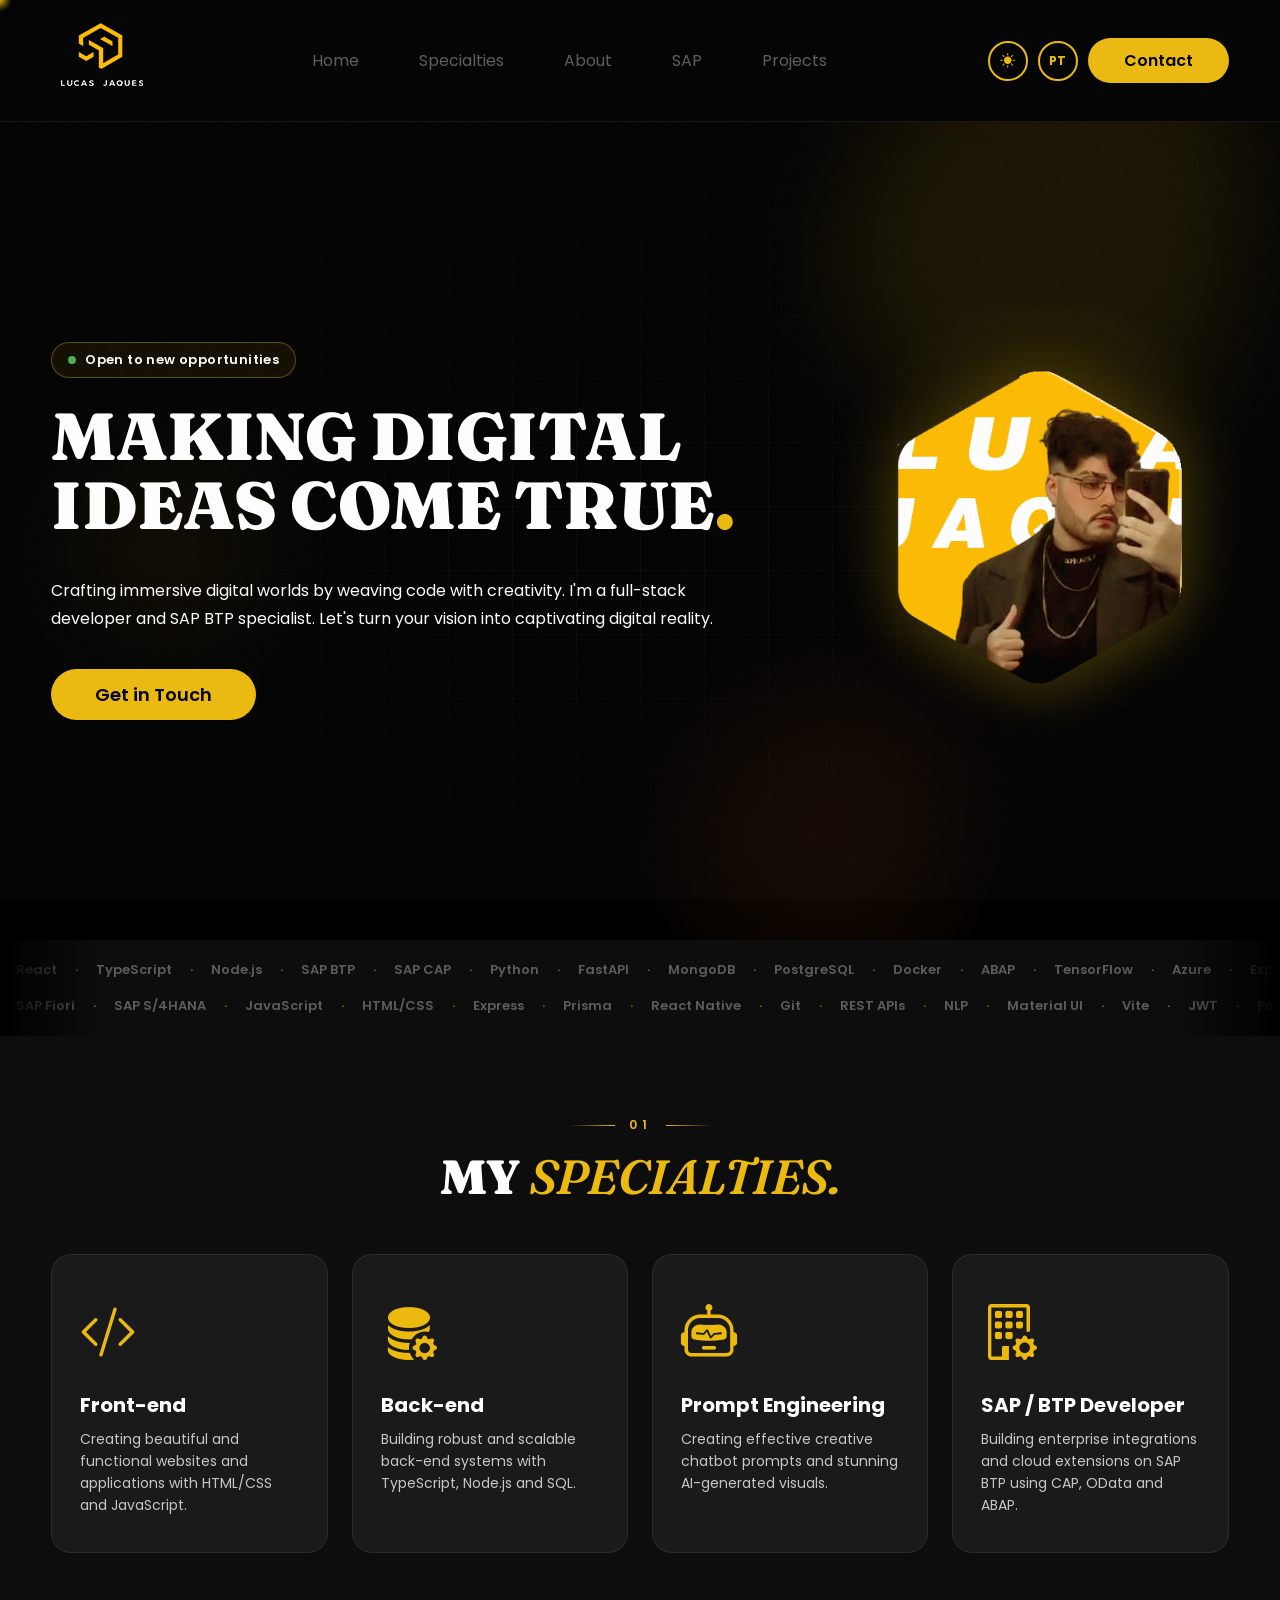
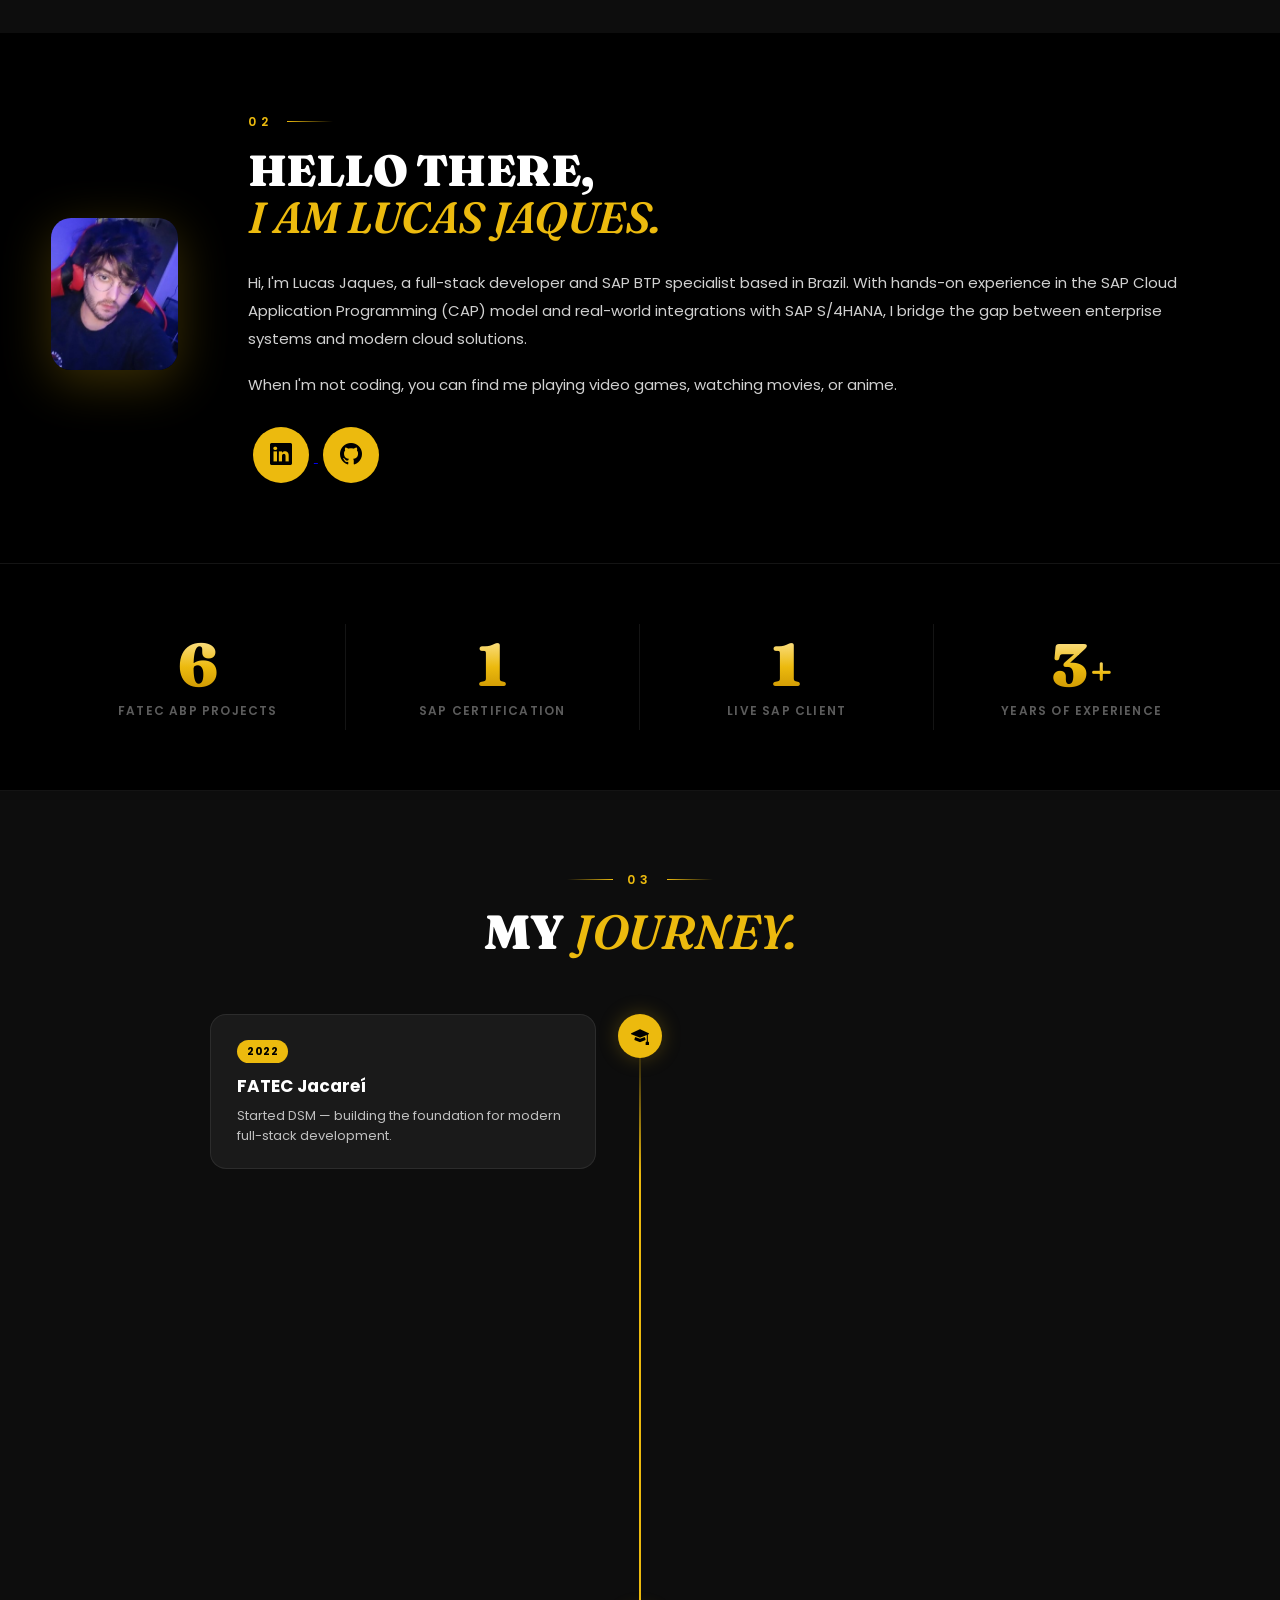
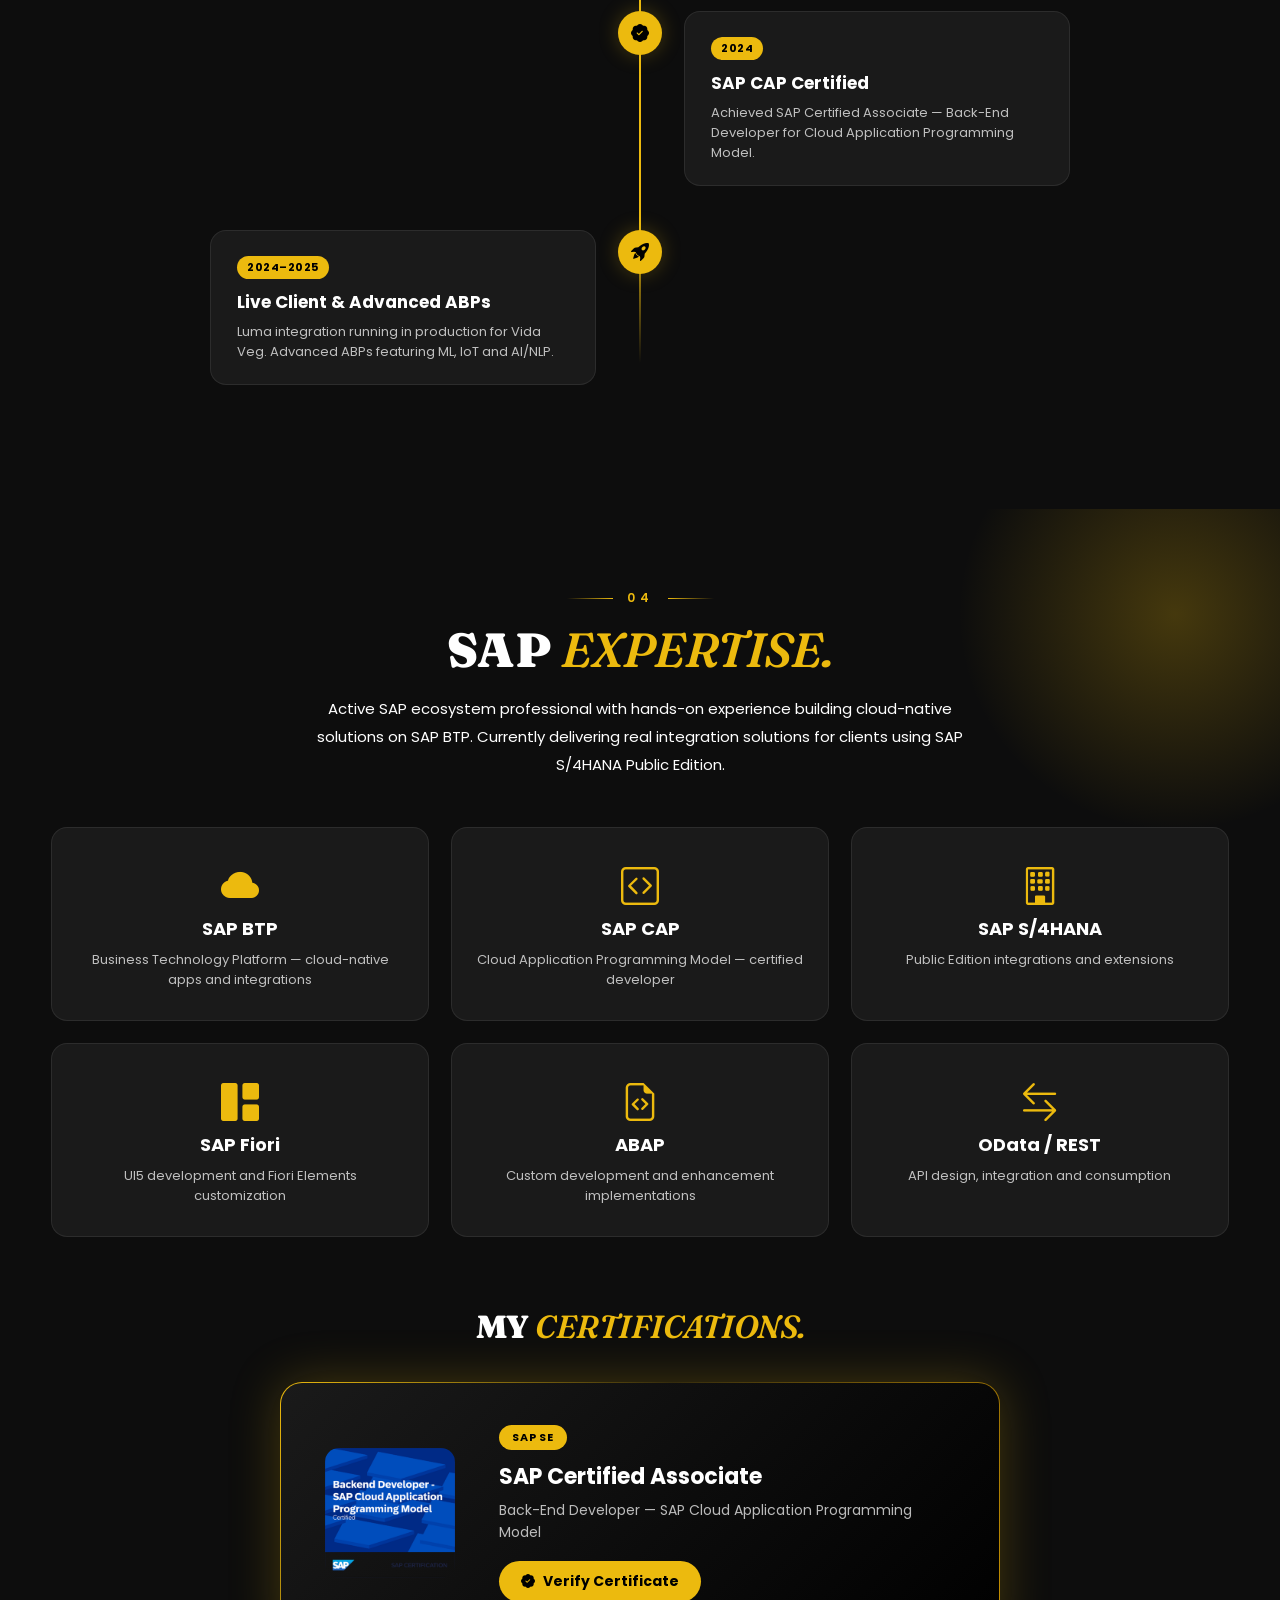
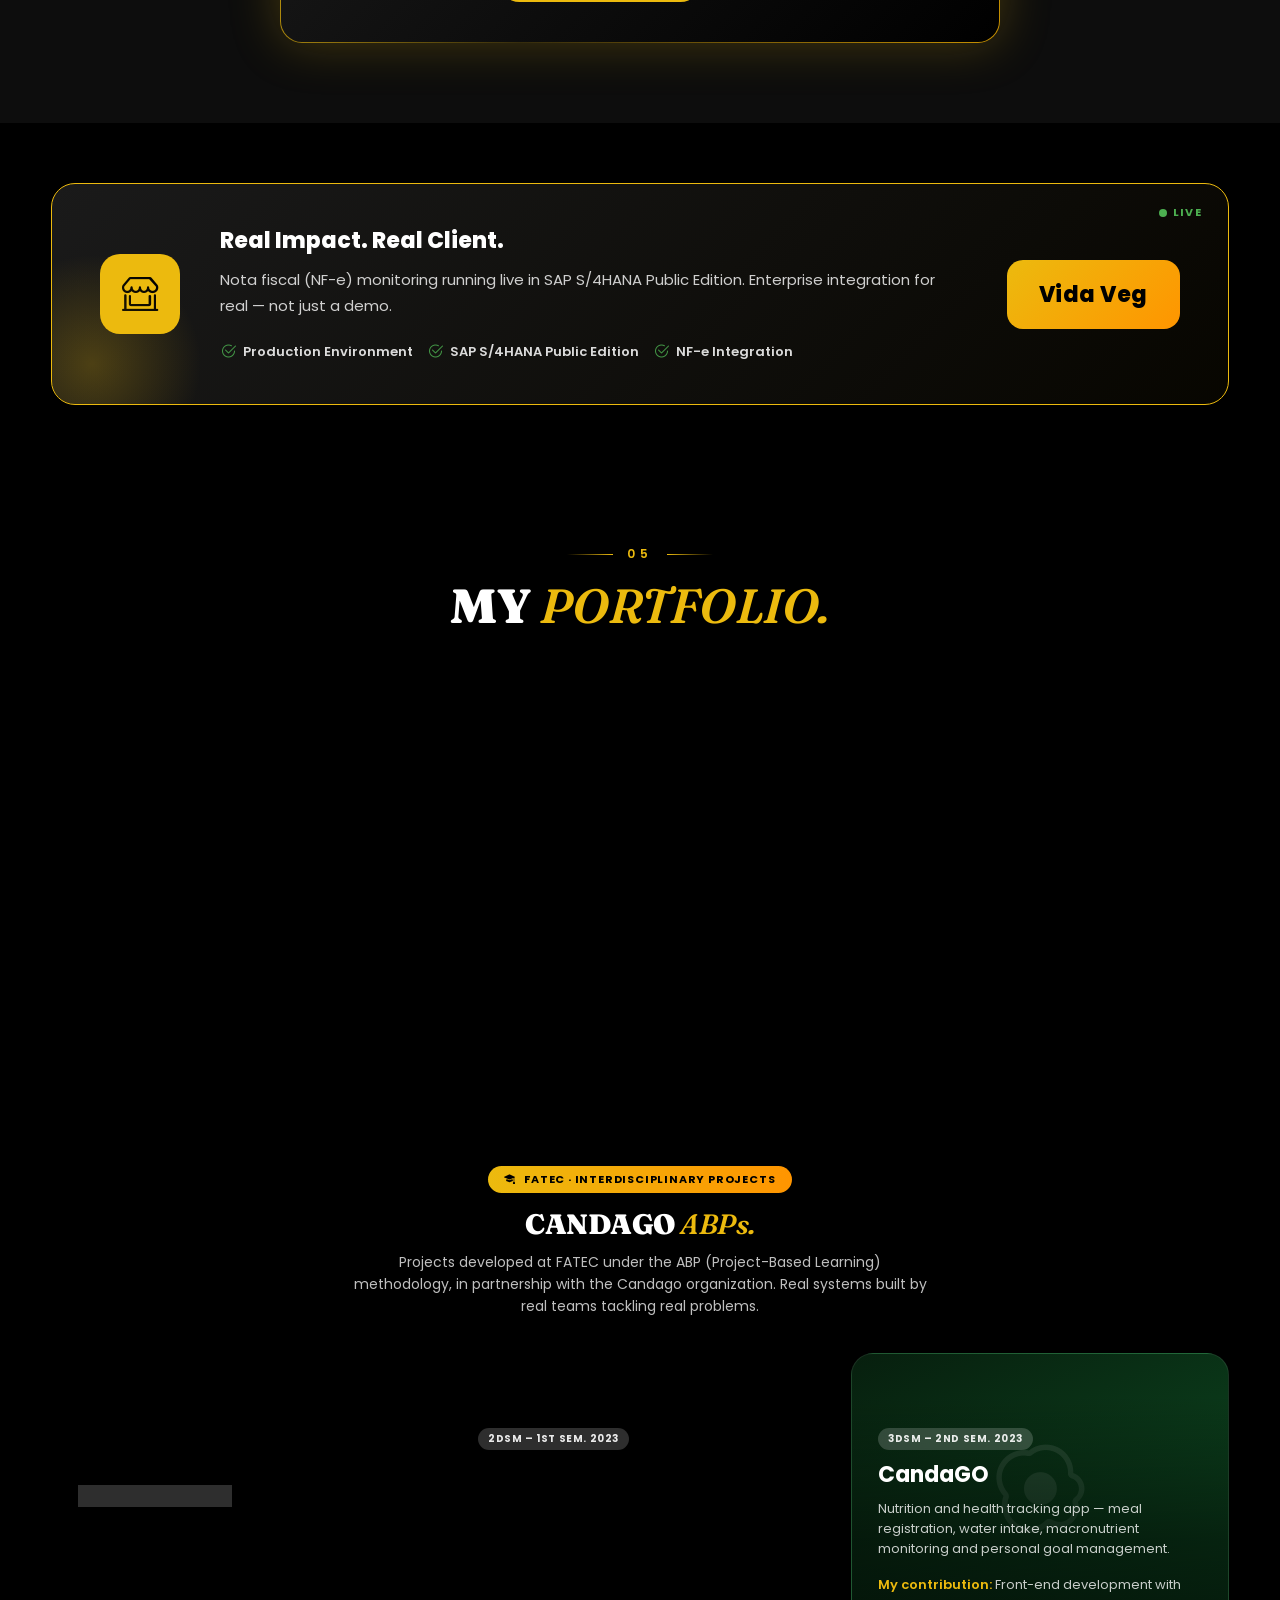
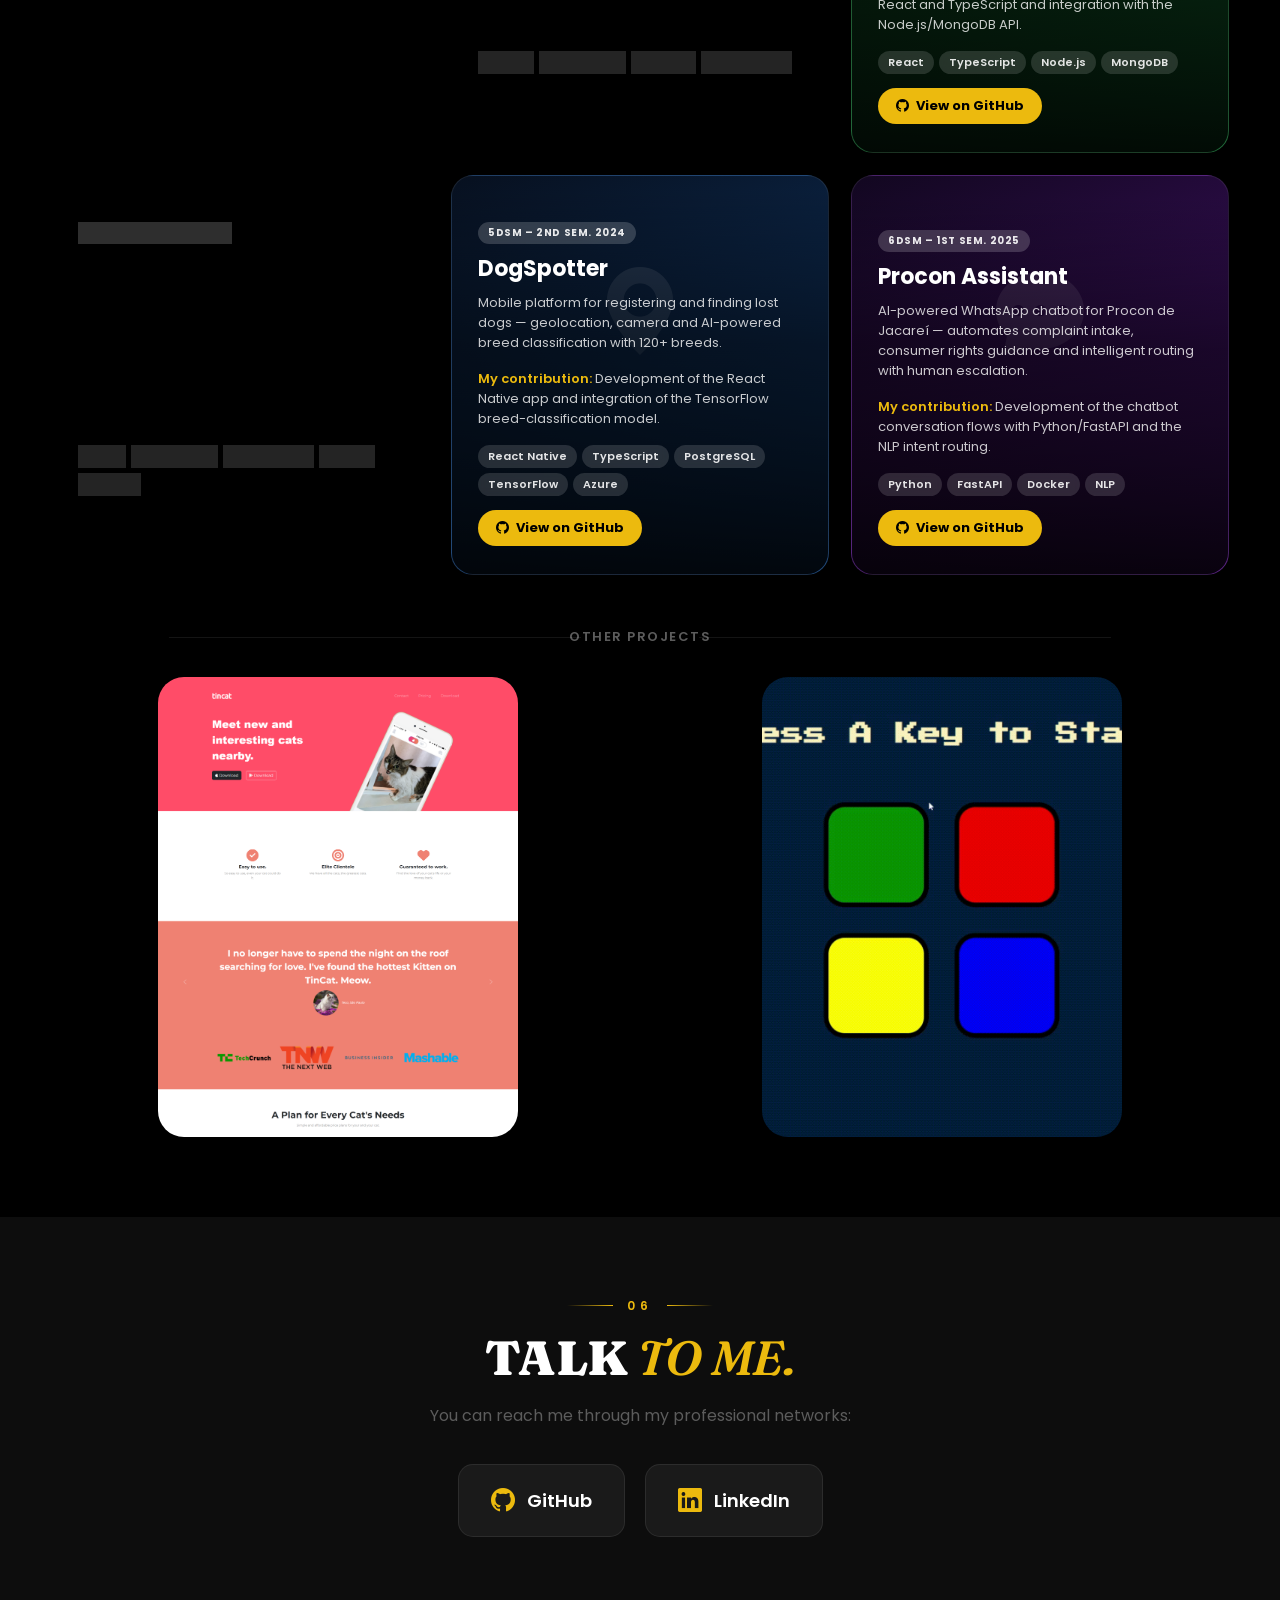
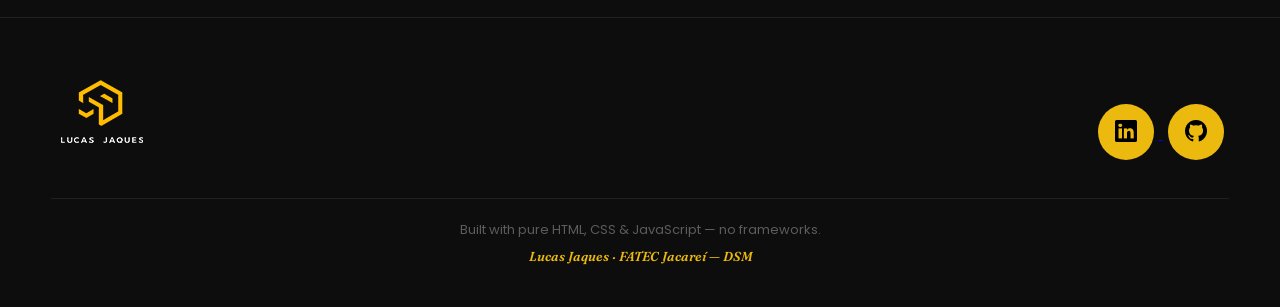
<file: docs/index.html>
<!DOCTYPE html>
<html lang="en" data-theme="dark">
<head>
    <meta charset="UTF-8">
    <meta name="viewport" content="width=device-width, initial-scale=1.0">
    <title>Portfolio Lucas Jaques</title>
    <link rel="stylesheet" href="styles.css">
    <link rel="stylesheet" href="vendor/bootstrap-icons/bootstrap-icons.min.css">
    <link rel="apple-touch-icon" sizes="180x180" href="apple-touch-icon.png">
    <link rel="icon" type="image/png" sizes="32x32" href="favicon-32x32.png">
    <link rel="icon" type="image/png" sizes="16x16" href="favicon-16x16.png">
    <link rel="manifest" href="site.webmanifest">
</head>
<body>
    <div class="scroll-progress" id="scroll-progress"></div>
    <div class="cursor-glow" id="cursor-glow"></div>
    <header>
        <div class="interface">
            <div class="logo">
                <a href="#">
                    <img src="img/logo.png" alt="Logo Lucas Jaques">
                </a>
            </div>

            <nav class="menu-desktop">
                <ul>
                    <li><a href="#" data-i18n="nav-home">Home</a></li>
                    <li><a href="#specialties" data-i18n="nav-specialties">Specialties</a></li>
                    <li><a href="#about" data-i18n="nav-about">About</a></li>
                    <li><a href="#sap">SAP</a></li>
                    <li><a href="#portfolio" data-i18n="nav-projects">Projects</a></li>
                </ul>
            </nav>

            <div class="header-right">
                <button class="btn-theme" id="btn-theme" aria-label="Toggle theme">
                    <i class="bi bi-sun-fill"></i>
                </button>
                <button class="btn-lang" id="btn-lang" aria-label="Toggle language">
                    <span>PT</span>
                </button>
                <div class="header-cta">
                    <a href="#contact">
                        <button data-i18n="nav-contact">Contact</button>
                    </a>
                </div>
                <div class="btn-open-menu" id="btn-menu">
                    <i class="bi bi-list"></i>
                </div>
            </div>

            <div class="menu-mobile" id="menu-mobile">
                <div class="btn-close" id="btn-close">
                    <i class="bi bi-x-lg"></i>
                </div>
                <nav class="menu-mobile-nav">
                    <ul>
                        <li><a href="#" data-i18n="nav-home">Home</a></li>
                        <li><a href="#specialties" data-i18n="nav-specialties">Specialties</a></li>
                        <li><a href="#about" data-i18n="nav-about">About</a></li>
                        <li><a href="#sap">SAP</a></li>
                        <li><a href="#portfolio" data-i18n="nav-projects">Projects</a></li>
                        <li><a href="#contact" data-i18n="nav-contact">Contact</a></li>
                    </ul>
                </nav>
            </div>

            <div class="overlay-menu" id="overlay-menu"></div>
        </div>
    </header>

    <main>
        <!-- HERO -->
        <section class="top-site">
            <div class="hero-blobs" aria-hidden="true">
                <div class="blob blob-1"></div>
                <div class="blob blob-2"></div>
                <div class="blob blob-3"></div>
            </div>
            <div class="interface">
                <div class="flex">
                    <div class="txt-top-site">
                        <div class="hero-badge">
                            <span class="badge-dot"></span>
                            <span data-i18n="hero-badge">Open to new opportunities</span>
                        </div>
                        <h1><span data-i18n="hero-title">MAKING DIGITAL IDEAS COME TRUE</span><span class="gold">.</span></h1>
                        <p data-i18n="hero-desc">Crafting immersive digital worlds by weaving code with creativity. I'm a full-stack developer and SAP BTP specialist. Let's turn your vision into captivating digital reality.</p>
                        <div class="btn-cta">
                            <a href="#contact">
                                <button data-i18n="hero-btn">Get in Touch</button>
                            </a>
                        </div>
                    </div>
                    <div class="img-top-site">
                        <img src="img/me.png" alt="My Photo">
                    </div>
                </div>
            </div>
        </section>

        <!-- MARQUEE -->
        <div class="marquee-section" aria-hidden="true">
            <div class="marquee-overflow">
                <div class="marquee-track">
                    <span>React</span><span class="sep">·</span><span>TypeScript</span><span class="sep">·</span><span>Node.js</span><span class="sep">·</span><span>SAP BTP</span><span class="sep">·</span><span>SAP CAP</span><span class="sep">·</span><span>Python</span><span class="sep">·</span><span>FastAPI</span><span class="sep">·</span><span>MongoDB</span><span class="sep">·</span><span>PostgreSQL</span><span class="sep">·</span><span>Docker</span><span class="sep">·</span><span>ABAP</span><span class="sep">·</span><span>TensorFlow</span><span class="sep">·</span><span>Azure</span><span class="sep">·</span><span>Expo</span><span class="sep">·</span><span>MQTT</span><span class="sep">·</span><span>OData</span><span class="sep">·</span><span>React</span><span class="sep">·</span><span>TypeScript</span><span class="sep">·</span><span>Node.js</span><span class="sep">·</span><span>SAP BTP</span><span class="sep">·</span><span>SAP CAP</span><span class="sep">·</span><span>Python</span><span class="sep">·</span><span>FastAPI</span><span class="sep">·</span><span>MongoDB</span><span class="sep">·</span><span>PostgreSQL</span><span class="sep">·</span><span>Docker</span><span class="sep">·</span><span>ABAP</span><span class="sep">·</span><span>TensorFlow</span><span class="sep">·</span><span>Azure</span><span class="sep">·</span><span>Expo</span><span class="sep">·</span><span>MQTT</span><span class="sep">·</span><span>OData</span><span class="sep">·</span>
                </div>
            </div>
            <div class="marquee-overflow">
                <div class="marquee-track marquee-reverse">
                    <span>SAP Fiori</span><span class="sep">·</span><span>SAP S/4HANA</span><span class="sep">·</span><span>JavaScript</span><span class="sep">·</span><span>HTML/CSS</span><span class="sep">·</span><span>Express</span><span class="sep">·</span><span>Prisma</span><span class="sep">·</span><span>React Native</span><span class="sep">·</span><span>Git</span><span class="sep">·</span><span>REST APIs</span><span class="sep">·</span><span>NLP</span><span class="sep">·</span><span>Material UI</span><span class="sep">·</span><span>Vite</span><span class="sep">·</span><span>JWT</span><span class="sep">·</span><span>PostGIS</span><span class="sep">·</span><span>SAP Fiori</span><span class="sep">·</span><span>SAP S/4HANA</span><span class="sep">·</span><span>JavaScript</span><span class="sep">·</span><span>HTML/CSS</span><span class="sep">·</span><span>Express</span><span class="sep">·</span><span>Prisma</span><span class="sep">·</span><span>React Native</span><span class="sep">·</span><span>Git</span><span class="sep">·</span><span>REST APIs</span><span class="sep">·</span><span>NLP</span><span class="sep">·</span><span>Material UI</span><span class="sep">·</span><span>Vite</span><span class="sep">·</span><span>JWT</span><span class="sep">·</span><span>PostGIS</span><span class="sep">·</span>
                </div>
            </div>
        </div>

        <!-- SPECIALTIES -->
        <section class="specialties" id="specialties">
            <div class="interface">
                <span class="kicker" aria-hidden="true">01</span>
                <h2 class="title" data-i18n-html="specialties-heading">MY <span>SPECIALTIES.</span></h2>
                <div class="specialties-grid">
                    <div class="specialties-box fade-in">
                        <i class="bi bi-code-slash"></i>
                        <h3 data-i18n="spec-fe-title">Front-end</h3>
                        <p data-i18n="spec-fe-desc">Creating beautiful and functional websites and applications with HTML/CSS and JavaScript.</p>
                    </div>
                    <div class="specialties-box fade-in">
                        <i class="bi bi-database-fill-gear"></i>
                        <h3 data-i18n="spec-be-title">Back-end</h3>
                        <p data-i18n="spec-be-desc">Building robust and scalable back-end systems with TypeScript, Node.js and SQL.</p>
                    </div>
                    <div class="specialties-box fade-in">
                        <i class="bi bi-robot"></i>
                        <h3 data-i18n="spec-ai-title">Prompt Engineering</h3>
                        <p data-i18n="spec-ai-desc">Creating effective creative chatbot prompts and stunning AI-generated visuals.</p>
                    </div>
                    <div class="specialties-box fade-in">
                        <i class="bi bi-building-gear"></i>
                        <h3 data-i18n="spec-sap-title">SAP / BTP Developer</h3>
                        <p data-i18n="spec-sap-desc">Building enterprise integrations and cloud extensions on SAP BTP using CAP, OData and ABAP.</p>
                    </div>
                </div>
            </div>
        </section>

        <!-- ABOUT -->
        <section class="about" id="about">
            <div class="interface">
                <div class="flex">
                    <div class="about-img fade-in">
                        <img src="img/me2.jpeg" alt="My Photo">
                    </div>
                    <div class="about-txt fade-in">
                        <span class="kicker kicker-left" aria-hidden="true">02</span>
                        <h2 class="title" data-i18n-html="about-heading">HELLO THERE,<span>I AM LUCAS JAQUES.</span></h2>
                        <p data-i18n="about-p1">Hi, I'm Lucas Jaques, a full-stack developer and SAP BTP specialist based in Brazil. With hands-on experience in the SAP Cloud Application Programming (CAP) model and real-world integrations with SAP S/4HANA, I bridge the gap between enterprise systems and modern cloud solutions.</p>
                        <p data-i18n="about-p2">When I'm not coding, you can find me playing video games, watching movies, or anime.</p>
                        <div class="btn-social">
                            <a href="https://www.linkedin.com/in/jaqueslucas/?locale=en_US" target="_blank" rel="noopener noreferrer">
                                <button><i class="bi bi-linkedin"></i></button>
                            </a>
                            <a href="https://github.com/jaqueslucas" target="_blank" rel="noopener noreferrer">
                                <button><i class="bi bi-github"></i></button>
                            </a>
                        </div>
                    </div>
                </div>
            </div>
        </section>

        <!-- STATS -->
        <section class="stats-strip">
            <div class="interface">
                <div class="stats-grid">
                    <div class="stat-item fade-in">
                        <div class="stat-number-wrap">
                            <span class="stat-number" data-target="6">0</span>
                        </div>
                        <p data-i18n="stat-abp">FATEC ABP Projects</p>
                    </div>
                    <div class="stat-item fade-in">
                        <div class="stat-number-wrap">
                            <span class="stat-number" data-target="1">0</span>
                        </div>
                        <p data-i18n="stat-cert">SAP Certification</p>
                    </div>
                    <div class="stat-item fade-in">
                        <div class="stat-number-wrap">
                            <span class="stat-number" data-target="1">0</span>
                        </div>
                        <p data-i18n="stat-client">Live SAP Client</p>
                    </div>
                    <div class="stat-item fade-in">
                        <div class="stat-number-wrap">
                            <span class="stat-number" data-target="3">0</span><span class="stat-suffix">+</span>
                        </div>
                        <p data-i18n="stat-years">Years of Experience</p>
                    </div>
                </div>
            </div>
        </section>

        <!-- JOURNEY -->
        <section class="timeline-section" id="journey">
            <div class="interface">
                <span class="kicker" aria-hidden="true">03</span>
                <h2 class="title" data-i18n-html="timeline-heading">MY <span>JOURNEY.</span></h2>
                <div class="timeline">

                    <div class="tl-item tl-left fade-in">
                        <div class="tl-dot"><i class="bi bi-mortarboard-fill"></i></div>
                        <div class="tl-card">
                            <span class="tl-year">2022</span>
                            <h4 data-i18n="tl-1-title">FATEC Jacareí</h4>
                            <p data-i18n="tl-1-desc">Started DSM — building the foundation for modern full-stack development.</p>
                        </div>
                    </div>

                    <div class="tl-item tl-right fade-in">
                        <div class="tl-dot"><i class="bi bi-code-slash"></i></div>
                        <div class="tl-card">
                            <span class="tl-year">2023</span>
                            <h4 data-i18n="tl-2-title">Full-Stack ABPs</h4>
                            <p data-i18n="tl-2-desc">2nd & 3rd semester projects with React, TypeScript, Node.js, PostgreSQL and MongoDB.</p>
                        </div>
                    </div>

                    <div class="tl-item tl-left fade-in">
                        <div class="tl-dot"><i class="bi bi-building-gear"></i></div>
                        <div class="tl-card">
                            <span class="tl-year">2024</span>
                            <h4 data-i18n="tl-3-title">SAP Market Entry</h4>
                            <p data-i18n="tl-3-desc">Joined the SAP ecosystem, specializing in SAP BTP and Cloud Application Programming Model.</p>
                        </div>
                    </div>

                    <div class="tl-item tl-right fade-in">
                        <div class="tl-dot"><i class="bi bi-patch-check-fill"></i></div>
                        <div class="tl-card">
                            <span class="tl-year">2024</span>
                            <h4 data-i18n="tl-4-title">SAP CAP Certified</h4>
                            <p data-i18n="tl-4-desc">Achieved SAP Certified Associate — Back-End Developer for Cloud Application Programming Model.</p>
                        </div>
                    </div>

                    <div class="tl-item tl-left fade-in">
                        <div class="tl-dot"><i class="bi bi-rocket-takeoff-fill"></i></div>
                        <div class="tl-card">
                            <span class="tl-year">2024–2025</span>
                            <h4 data-i18n="tl-5-title">Live Client & Advanced ABPs</h4>
                            <p data-i18n="tl-5-desc">Luma integration running in production for Vida Veg. Advanced ABPs featuring ML, IoT and AI/NLP.</p>
                        </div>
                    </div>

                </div>
            </div>
        </section>

        <!-- SAP EXPERTISE -->
        <section class="sap-section" id="sap">
            <div class="interface">
                <span class="kicker" aria-hidden="true">04</span>
                <h2 class="title" data-i18n-html="sap-heading">SAP <span>EXPERTISE.</span></h2>
                <p class="section-desc fade-in" data-i18n="sap-desc">Active SAP ecosystem professional with hands-on experience building cloud-native solutions on SAP BTP. Currently delivering real integration solutions for clients using SAP S/4HANA Public Edition.</p>

                <div class="sap-grid">
                    <div class="sap-card fade-in">
                        <i class="bi bi-cloud-fill"></i>
                        <h3>SAP BTP</h3>
                        <p data-i18n="sap-btp-desc">Business Technology Platform — cloud-native apps and integrations</p>
                    </div>
                    <div class="sap-card fade-in">
                        <i class="bi bi-code-square"></i>
                        <h3>SAP CAP</h3>
                        <p data-i18n="sap-cap-desc">Cloud Application Programming Model — certified developer</p>
                    </div>
                    <div class="sap-card fade-in">
                        <i class="bi bi-building"></i>
                        <h3>SAP S/4HANA</h3>
                        <p data-i18n="sap-s4-desc">Public Edition integrations and extensions</p>
                    </div>
                    <div class="sap-card fade-in">
                        <i class="bi bi-grid-1x2-fill"></i>
                        <h3>SAP Fiori</h3>
                        <p data-i18n="sap-fiori-desc">UI5 development and Fiori Elements customization</p>
                    </div>
                    <div class="sap-card fade-in">
                        <i class="bi bi-file-earmark-code"></i>
                        <h3>ABAP</h3>
                        <p data-i18n="sap-abap-desc">Custom development and enhancement implementations</p>
                    </div>
                    <div class="sap-card fade-in">
                        <i class="bi bi-arrow-left-right"></i>
                        <h3>OData / REST</h3>
                        <p data-i18n="sap-odata-desc">API design, integration and consumption</p>
                    </div>
                </div>

                <!-- CERTIFICATION -->
                <div class="cert-section">
                    <h3 class="cert-heading" data-i18n-html="cert-heading">MY <span>CERTIFICATIONS.</span></h3>
                    <div class="cert-card fade-in">
                        <div class="cert-badge">
                            <img src="img/cert-sap-cap.png"
                                 alt="SAP CAP Certification Badge"
                                 onerror="this.style.display='none';this.nextElementSibling.style.display='flex';">
                            <div class="cert-badge-fallback">
                                <i class="bi bi-patch-check-fill"></i>
                            </div>
                        </div>
                        <div class="cert-info">
                            <div class="cert-issuer-tag">SAP SE</div>
                            <h4 data-i18n="cert-name">SAP Certified Associate</h4>
                            <p data-i18n="cert-subtitle">Back-End Developer — SAP Cloud Application Programming Model</p>
                            <a href="https://www.credly.com/badges/80be82f6-8a67-4dff-bf53-d148c0e689c2"
                               target="_blank" rel="noopener noreferrer" class="cert-verify-btn">
                                <i class="bi bi-patch-check-fill"></i>
                                <span data-i18n="cert-verify">Verify Certificate</span>
                            </a>
                        </div>
                    </div>
                </div>
            </div>
        </section>

        <!-- CLIENT HIGHLIGHT -->
        <section class="client-section">
            <div class="interface">
                <div class="client-card fade-in">
                    <div class="client-live">
                        <span class="live-dot"></span>
                        LIVE
                    </div>
                    <div class="client-icon">
                        <i class="bi bi-shop-window"></i>
                    </div>
                    <div class="client-content">
                        <h3 data-i18n="client-heading">Real Impact. Real Client.</h3>
                        <p data-i18n="client-desc">Nota fiscal (NF-e) monitoring running live in SAP S/4HANA Public Edition. Enterprise integration for real — not just a demo.</p>
                        <div class="client-facts">
                            <div><i class="bi bi-check2-circle"></i><span data-i18n="cf-1">Production Environment</span></div>
                            <div><i class="bi bi-check2-circle"></i><span>SAP S/4HANA Public Edition</span></div>
                            <div><i class="bi bi-check2-circle"></i><span data-i18n="cf-3">NF-e Integration</span></div>
                        </div>
                    </div>
                    <div class="client-name-badge">Vida Veg</div>
                </div>
            </div>
        </section>

        <!-- PORTFOLIO -->
        <section class="portfolio" id="portfolio">
            <div class="interface">
                <span class="kicker" aria-hidden="true">05</span>
                <h2 class="title" data-i18n-html="portfolio-heading">MY <span>PORTFOLIO.</span></h2>

                <!-- LUMA FEATURED -->
                <div class="portfolio-featured fade-in">
                    <div class="featured-card">
                        <div class="featured-visual">
                            <i class="bi bi-diagram-3-fill"></i>
                            <div class="featured-glow"></div>
                        </div>
                        <div class="featured-info">
                            <div class="featured-badge" data-i18n="featured-badge">Featured Project</div>
                            <h3>Luma</h3>
                            <p data-i18n="featured-desc">An ambitious SAP integration platform currently serving real clients. Delivers nota fiscal (NF-e) monitoring integrated directly into SAP S/4HANA Public Edition — with a pipeline of new integration capabilities in development.</p>
                            <div class="tech-tags">
                                <span>SAP CAP</span>
                                <span>Node.js</span>
                                <span>SAP BTP</span>
                                <span>S/4HANA</span>
                                <span>TypeScript</span>
                            </div>
                            <div class="featured-client">
                                <i class="bi bi-check-circle-fill"></i>
                                <span data-i18n="client-label">Live client:</span>&nbsp;Vida Veg
                            </div>
                            <div class="private-badge">
                                <i class="bi bi-lock-fill"></i>
                                <span data-i18n="private-label">Private Project</span>
                            </div>
                        </div>
                    </div>
                </div>

                <!-- FATEC ABPs — CANDAGO -->
                <div class="fatec-section">
                    <div class="fatec-header fade-in">
                        <div class="fatec-badge-label">
                            <i class="bi bi-mortarboard-fill"></i>
                            <span data-i18n="fatec-tag">FATEC · Interdisciplinary Projects</span>
                        </div>
                        <h3 class="fatec-title" data-i18n-html="fatec-heading">CANDAGO <span>ABPs.</span></h3>
                        <p data-i18n="fatec-desc">Projects developed at FATEC under the ABP (Project-Based Learning) methodology, in partnership with the Candago organization. Real systems built by real teams tackling real problems.</p>
                    </div>
                    <div class="fatec-grid">

                        <!-- Candago Scrum — 1st semester -->
                        <div class="fatec-card fatec-card-grad fade-in" style="--grad-a:#1a1105;--grad-b:#6b4510;">
                            <div class="fatec-grad-icon"><i class="bi bi-kanban-fill"></i></div>
                            <div class="fatec-card-content">
                                <div class="fatec-sem-tag" data-i18n="sem-tag-1">1DSM – 2nd Sem. 2022</div>
                                <h4>Candago Scrum</h4>
                                <p data-i18n="candago-scrum-desc">Scrum management platform — sprint planning, backlog and team collaboration.</p>
                                <p class="fatec-contrib"><strong data-i18n="contrib-label">My contribution:</strong> <span data-i18n="candago-scrum-contrib">Front-end development with HTML, CSS and JavaScript and participation in the team's Scrum ceremonies.</span></p>
                                <a href="https://github.com/L-Gustavo-Barbosa/candagoScrum" target="_blank" rel="noopener noreferrer" class="fatec-link">
                                    <i class="bi bi-github"></i>
                                    <span data-i18n="view-github">View on GitHub</span>
                                </a>
                            </div>
                        </div>

                        <!-- CandaGO Tasks — 2nd semester -->
                        <div class="fatec-card fatec-card-grad fade-in" style="--grad-a:#071a1f;--grad-b:#0c4f5e;">
                            <div class="fatec-grad-icon"><i class="bi bi-briefcase-fill"></i></div>
                            <div class="fatec-card-content">
                                <div class="fatec-sem-tag" data-i18n="sem-tag-2">2DSM – 1st Sem. 2023</div>
                                <h4>CandaGO Tasks</h4>
                                <p data-i18n="candago-2-desc">Project management platform — upload and manage projects, register team members, statistical reports and PDF data export.</p>
                                <p class="fatec-contrib"><strong data-i18n="contrib-label">My contribution:</strong> <span data-i18n="candago-2-contrib">Full-stack work — building the React front-end and the Node.js REST API with PostgreSQL.</span></p>
                                <div class="fatec-tech-tags">
                                    <span>React</span><span>TypeScript</span><span>Node.js</span><span>PostgreSQL</span>
                                </div>
                                <a href="https://github.com/candago-2" target="_blank" rel="noopener noreferrer" class="fatec-link">
                                    <i class="bi bi-github"></i>
                                    <span data-i18n="view-github">View on GitHub</span>
                                </a>
                            </div>
                        </div>

                        <!-- CandaGO — 3rd semester -->
                        <div class="fatec-card fatec-card-grad fade-in" style="--grad-a:#071f0e;--grad-b:#0f5c29;">
                            <div class="fatec-grad-icon"><i class="bi bi-egg-fried"></i></div>
                            <div class="fatec-card-content">
                                <div class="fatec-sem-tag" data-i18n="sem-tag-3">3DSM – 2nd Sem. 2023</div>
                                <h4>CandaGO</h4>
                                <p data-i18n="candago-3-desc">Nutrition and health tracking app — meal registration, water intake, macronutrient monitoring and personal goal management.</p>
                                <p class="fatec-contrib"><strong data-i18n="contrib-label">My contribution:</strong> <span data-i18n="candago-3-contrib">Front-end development with React and TypeScript and integration with the Node.js/MongoDB API.</span></p>
                                <div class="fatec-tech-tags">
                                    <span>React</span><span>TypeScript</span><span>Node.js</span><span>MongoDB</span>
                                </div>
                                <a href="https://github.com/candago-3" target="_blank" rel="noopener noreferrer" class="fatec-link">
                                    <i class="bi bi-github"></i>
                                    <span data-i18n="view-github">View on GitHub</span>
                                </a>
                            </div>
                        </div>

                        <!-- CandaGO IoT — 4th semester -->
                        <div class="fatec-card fatec-card-grad fade-in" style="--grad-a:#1f0e05;--grad-b:#7a3510;">
                            <div class="fatec-grad-icon"><i class="bi bi-cpu-fill"></i></div>
                            <div class="fatec-card-content">
                                <div class="fatec-sem-tag" data-i18n="sem-tag-4">4DSM – 1st Sem. 2024</div>
                                <h4>CandaGO IoT</h4>
                                <p data-i18n="candago-4-desc">IoT monitoring mobile app — device telemetry collection via MQTT, real-time data visualization and Docker-containerized backend.</p>
                                <p class="fatec-contrib"><strong data-i18n="contrib-label">My contribution:</strong> <span data-i18n="candago-4-contrib">Development of the Expo mobile app and integration of real-time telemetry via MQTT.</span></p>
                                <div class="fatec-tech-tags">
                                    <span>Expo</span><span>TypeScript</span><span>PostgreSQL</span><span>MQTT</span><span>Docker</span>
                                </div>
                                <a href="https://github.com/candago-4" target="_blank" rel="noopener noreferrer" class="fatec-link">
                                    <i class="bi bi-github"></i>
                                    <span data-i18n="view-github">View on GitHub</span>
                                </a>
                            </div>
                        </div>

                        <!-- DogSpotter — 5th semester -->
                        <div class="fatec-card fatec-card-grad fade-in" style="--grad-a:#07101f;--grad-b:#0f3a6e;">
                            <div class="fatec-grad-icon"><i class="bi bi-geo-alt-fill"></i></div>
                            <div class="fatec-card-content">
                                <div class="fatec-sem-tag" data-i18n="sem-tag-5">5DSM – 2nd Sem. 2024</div>
                                <h4>DogSpotter</h4>
                                <p data-i18n="candago-5-desc">Mobile platform for registering and finding lost dogs — geolocation, camera and AI-powered breed classification with 120+ breeds.</p>
                                <p class="fatec-contrib"><strong data-i18n="contrib-label">My contribution:</strong> <span data-i18n="candago-5-contrib">Development of the React Native app and integration of the TensorFlow breed-classification model.</span></p>
                                <div class="fatec-tech-tags">
                                    <span>React Native</span><span>TypeScript</span><span>PostgreSQL</span><span>TensorFlow</span><span>Azure</span>
                                </div>
                                <a href="https://github.com/candago-5" target="_blank" rel="noopener noreferrer" class="fatec-link">
                                    <i class="bi bi-github"></i>
                                    <span data-i18n="view-github">View on GitHub</span>
                                </a>
                            </div>
                        </div>

                        <!-- Procon Assistant — 6th semester -->
                        <div class="fatec-card fatec-card-grad fade-in" style="--grad-a:#120720;--grad-b:#4a1275;">
                            <div class="fatec-grad-icon"><i class="bi bi-chat-dots-fill"></i></div>
                            <div class="fatec-card-content">
                                <div class="fatec-sem-tag" data-i18n="sem-tag-6">6DSM – 1st Sem. 2025</div>
                                <h4>Procon Assistant</h4>
                                <p data-i18n="candago-6-desc">AI-powered WhatsApp chatbot for Procon de Jacareí — automates complaint intake, consumer rights guidance and intelligent routing with human escalation.</p>
                                <p class="fatec-contrib"><strong data-i18n="contrib-label">My contribution:</strong> <span data-i18n="candago-6-contrib">Development of the chatbot conversation flows with Python/FastAPI and the NLP intent routing.</span></p>
                                <div class="fatec-tech-tags">
                                    <span>Python</span><span>FastAPI</span><span>Docker</span><span>NLP</span>
                                </div>
                                <a href="https://github.com/candago-6" target="_blank" rel="noopener noreferrer" class="fatec-link">
                                    <i class="bi bi-github"></i>
                                    <span data-i18n="view-github">View on GitHub</span>
                                </a>
                            </div>
                        </div>

                    </div>
                </div>

                <!-- OTHER PROJECTS -->
                <div class="other-projects-label fade-in" data-i18n="other-projects-label">Other Projects</div>
                <div class="flex portfolio-grid">
                    <div class="img-port fade-in" style="background-image: url(img/site1.png);">
                        <a href="https://jaqueslucas.github.io/TinCat-Project/" target="_blank" rel="noopener noreferrer">
                            <div class="overlay">TinCat Website</div>
                        </a>
                    </div>
                    <div class="img-port-gif fade-in" style="background-image: url(img/simon.gif);">
                        <a href="https://jaqueslucas.github.io/Simon-the-game/" target="_blank" rel="noopener noreferrer">
                            <div class="overlay">Simon The Game</div>
                        </a>
                    </div>
                </div>
            </div>
        </section>

        <!-- CONTACT -->
        <section class="form" id="contact">
            <div class="interface">
                <span class="kicker" aria-hidden="true">06</span>
                <h2 class="title" data-i18n-html="contact-heading">TALK <span>TO ME.</span></h2>
                <p class="contact-desc" data-i18n="contact-desc">You can reach me through my professional networks:</p>
                <div class="contact-links">
                    <a class="contact-link" href="https://github.com/jaqueslucas" target="_blank" rel="noopener noreferrer">
                        <i class="bi bi-github"></i>
                        <span>GitHub</span>
                    </a>
                    <a class="contact-link" href="https://www.linkedin.com/in/jaqueslucas/" target="_blank" rel="noopener noreferrer">
                        <i class="bi bi-linkedin"></i>
                        <span>LinkedIn</span>
                    </a>
                </div>
            </div>
        </section>
    </main>

    <footer>
        <div class="interface">
            <div class="line-footer">
                <div class="flex">
                    <div class="footer-logo">
                        <img src="img/logo.png" alt="Logo Lucas Jaques">
                    </div>
                    <div class="btn-social">
                        <a href="https://www.linkedin.com/in/jaqueslucas/?locale=en_US" target="_blank" rel="noopener noreferrer">
                            <button><i class="bi bi-linkedin"></i></button>
                        </a>
                        <a href="https://github.com/jaqueslucas" target="_blank" rel="noopener noreferrer">
                            <button><i class="bi bi-github"></i></button>
                        </a>
                    </div>
                </div>
            </div>
            <div class="footer-tagline">
                <p data-i18n="footer-tagline">Built with pure HTML, CSS &amp; JavaScript — no frameworks.</p>
                <p class="footer-copy">Lucas Jaques · FATEC Jacareí — DSM</p>
            </div>
        </div>
    </footer>

    <script src="index.js"></script>
</body>
</html>
</file>
<file: docs/styles.css>
/* ===== LOCAL FONTS (Poppins) ===== */
@font-face {
    font-family: 'Poppins';
    font-style: normal;
    font-weight: 300;
    font-display: swap;
    src: url('fonts/poppins-300.woff2') format('woff2');
}

@font-face {
    font-family: 'Poppins';
    font-style: normal;
    font-weight: 400;
    font-display: swap;
    src: url('fonts/poppins-400.woff2') format('woff2');
}

@font-face {
    font-family: 'Poppins';
    font-style: normal;
    font-weight: 600;
    font-display: swap;
    src: url('fonts/poppins-600.woff2') format('woff2');
}

@font-face {
    font-family: 'Poppins';
    font-style: normal;
    font-weight: 700;
    font-display: swap;
    src: url('fonts/poppins-700.woff2') format('woff2');
}

@font-face {
    font-family: 'Poppins';
    font-style: normal;
    font-weight: 800;
    font-display: swap;
    src: url('fonts/poppins-800.woff2') format('woff2');
}

@font-face {
    font-family: 'Fraunces';
    font-style: normal;
    font-weight: 600;
    font-display: swap;
    src: url('fonts/fraunces-600.woff2') format('woff2');
}

@font-face {
    font-family: 'Fraunces';
    font-style: italic;
    font-weight: 600;
    font-display: swap;
    src: url('fonts/fraunces-600-italic.woff2') format('woff2');
}

@font-face {
    font-family: 'Fraunces';
    font-style: normal;
    font-weight: 900;
    font-display: swap;
    src: url('fonts/fraunces-900.woff2') format('woff2');
}

@font-face {
    font-family: 'Fraunces';
    font-style: italic;
    font-weight: 900;
    font-display: swap;
    src: url('fonts/fraunces-900-italic.woff2') format('woff2');
}

/* ===== CSS CUSTOM PROPERTIES ===== */
:root {
    --bg: #000000;
    --bg-2: #0d0d0d;
    --bg-card: #1a1a1a;
    --text: #ffffff;
    --text-muted: #5c5c5c;
    --accent: #ecba0e;
    --accent-dark: #c99200;
    --input-bg: #272727;
    --border: rgba(255, 255, 255, 0.08);
    --shadow-glow: rgba(236, 186, 14, 0.25);
    --shadow-soft: rgba(255, 255, 255, 0.06);
    --menu-bg: rgba(0, 0, 0, 0.95);
    --overlay-bg: rgba(0, 0, 0, 0.65);
}

[data-theme="light"] {
    --bg: #f7f7f3;
    --bg-2: #efefeb;
    --bg-card: #ffffff;
    --text: #111111;
    --text-muted: #777777;
    --accent: #c99200;
    --accent-dark: #9e7200;
    --input-bg: #e2e2de;
    --border: rgba(0, 0, 0, 0.08);
    --shadow-glow: rgba(201, 146, 0, 0.2);
    --shadow-soft: rgba(0, 0, 0, 0.06);
    --menu-bg: rgba(247, 247, 243, 0.98);
    --overlay-bg: rgba(0, 0, 0, 0.45);
}

/* ===== GLOBAL ===== */
* {
    margin: 0;
    padding: 0;
    box-sizing: border-box;
    font-family: 'Poppins', sans-serif;
}

html {
    scroll-behavior: smooth;
}

body {
    background-color: var(--bg);
    color: var(--text);
    transition: background-color 0.35s ease, color 0.35s ease;
    min-height: 100vh;
}

.interface {
    max-width: 1280px;
    margin: 0 auto;
}

.flex {
    display: flex;
}

.gold {
    color: var(--accent);
}

h1.title, h2.title {
    font-size: 38px;
    color: var(--text);
    text-align: center;
}

h1.title span, h2.title span {
    color: var(--accent);
}

/* ===== SCROLL ANIMATIONS ===== */
.fade-in {
    opacity: 0;
    transform: translateY(28px);
    transition: opacity 0.6s ease, transform 0.6s ease;
}

.fade-in.visible {
    opacity: 1;
    transform: translateY(0);
}

/* ===== HEADER ===== */
header {
    padding: 20px 4%;
    position: sticky;
    top: 0;
    z-index: 100;
    background-color: var(--bg);
    border-bottom: 1px solid var(--border);
    transition: background-color 0.35s ease, border-color 0.35s ease;
}

header > .interface {
    display: flex;
    justify-content: space-between;
    align-items: center;
}

header a {
    color: var(--text-muted);
    text-decoration: none;
    display: inline-block;
    transition: 0.2s;
}

header nav.menu-desktop a:hover {
    color: var(--text);
    transform: scale(1.05);
}

header nav ul {
    list-style-type: none;
}

header nav.menu-desktop ul li {
    display: inline-block;
    padding: 0 28px;
}

/* ===== HEADER RIGHT ===== */
.header-right {
    display: flex;
    align-items: center;
    gap: 10px;
}

.btn-theme,
.btn-lang {
    width: 40px;
    height: 40px;
    border-radius: 50%;
    border: 2px solid var(--accent);
    background: transparent;
    color: var(--accent);
    font-size: 15px;
    font-weight: 700;
    cursor: pointer;
    display: flex;
    align-items: center;
    justify-content: center;
    transition: 0.2s;
    flex-shrink: 0;
}

.btn-theme:hover,
.btn-lang:hover {
    background-color: var(--accent);
    color: #000;
    transform: scale(1.1);
}

.btn-lang span {
    font-size: 12px;
    letter-spacing: 0.5px;
}

.header-cta button {
    padding: 10px 36px;
    font-size: 16px;
    font-weight: 600;
    background-color: var(--accent);
    color: #000;
    border: 0;
    border-radius: 30px;
    cursor: pointer;
    transition: 0.2s;
}

.header-cta button:hover {
    box-shadow: 0 0 12px var(--shadow-glow);
    transform: scale(1.08);
}

/* ===== MOBILE MENU ===== */
.btn-open-menu {
    color: var(--accent);
    font-size: 38px;
    display: none;
    cursor: pointer;
    line-height: 1;
}

.menu-mobile {
    height: 100vh;
    position: fixed;
    top: 0;
    right: 0;
    z-index: 9999;
    width: 0;
    background-color: var(--menu-bg);
    overflow: hidden;
    transition: width 0.45s ease;
}

.menu-mobile.active {
    width: 72%;
}

.menu-mobile.active ~ .overlay-menu {
    display: block;
}

.overlay-menu {
    background-color: var(--overlay-bg);
    width: 100%;
    height: 100%;
    position: fixed;
    top: 0;
    left: 0;
    z-index: 8888;
    display: none;
}

.menu-mobile .btn-close {
    padding: 22px 6%;
    cursor: pointer;
}

.menu-mobile .btn-close i {
    font-size: 28px;
    color: var(--accent);
    transition: 0.2s;
}

.menu-mobile nav ul {
    text-align: right;
    list-style-type: none;
}

.menu-mobile nav ul li a {
    color: var(--text);
    font-size: 20px;
    font-weight: 300;
    padding: 18px 6%;
    display: block;
    transition: 0.2s;
}

.menu-mobile nav ul li a:hover {
    background-color: var(--accent);
    color: #000;
}

/* ===== HERO / TOP SITE ===== */
section.top-site {
    padding: 80px 4%;
    min-height: calc(100vh - 82px);
    display: flex;
    align-items: center;
}

section.top-site .flex {
    justify-content: center;
    align-items: center;
    gap: 90px;
    width: 100%;
}

.top-site h1 {
    font-size: 46px;
    color: var(--text);
    line-height: 50px;
    animation: heroFadeUp 0.9s ease both;
}

.top-site .txt-top-site p {
    color: var(--text);
    opacity: 0.8;
    margin: 36px 0;
    font-size: 16px;
    line-height: 28px;
    animation: heroFadeUp 0.9s ease 0.15s both;
}

.btn-cta {
    animation: heroFadeUp 0.9s ease 0.3s both;
}

.btn-cta button {
    padding: 12px 44px;
    font-size: 18px;
    font-weight: 600;
    background-color: var(--accent);
    color: #000;
    border: 0;
    border-radius: 30px;
    cursor: pointer;
    transition: 0.2s;
}

.btn-cta button:hover {
    box-shadow: 0 0 16px var(--shadow-glow);
    transform: scale(1.08);
}

.top-site .img-top-site {
    flex-shrink: 0;
    max-width: 380px;
}

.top-site .img-top-site img {
    width: 100%;
    animation: float 3s ease-in-out infinite alternate;
    filter: drop-shadow(0 8px 30px var(--shadow-glow));
}

@keyframes float {
    0%   { transform: translateY(0); }
    100% { transform: translateY(-22px); }
}

@keyframes heroFadeUp {
    from { opacity: 0; transform: translateY(24px); }
    to   { opacity: 1; transform: translateY(0); }
}

/* ===== SPECIALTIES ===== */
section.specialties {
    padding: 80px 4%;
    background-color: var(--bg-2);
    transition: background-color 0.35s ease;
}

.specialties-grid {
    display: grid;
    grid-template-columns: repeat(4, 1fr);
    gap: 24px;
    margin-top: 50px;
}

.specialties .specialties-box {
    color: var(--text);
    padding: 36px 28px;
    border-radius: 20px;
    border: 1px solid var(--border);
    background-color: var(--bg-card);
    transition: 0.3s;
}

.specialties .specialties-box:hover {
    border-color: var(--accent);
    box-shadow: 0 0 28px var(--shadow-glow);
    transform: translateY(-8px);
}

.specialties .specialties-box i {
    font-size: 56px;
    color: var(--accent);
}

.specialties .specialties-box h3 {
    font-size: 20px;
    margin: 14px 0 8px;
}

.specialties .specialties-box p {
    font-size: 14px;
    opacity: 0.75;
    line-height: 22px;
}

/* ===== ABOUT ===== */
section.about {
    padding: 80px 4%;
}

section.about .flex {
    align-items: center;
    gap: 70px;
}

.about .about-txt {
    color: var(--text);
}

.about .about-txt h2 {
    font-size: 40px;
    line-height: 42px;
    margin-bottom: 28px;
    text-align: left;
}

.about .about-txt h2 span {
    color: var(--accent);
    display: block;
}

.about .about-txt p {
    margin: 18px 0;
    opacity: 0.82;
    line-height: 28px;
    font-size: 15px;
}

.btn-social {
    margin-top: 28px;
}

.btn-social button {
    width: 56px;
    height: 56px;
    background-color: var(--accent);
    color: #000;
    border: 0;
    border-radius: 50%;
    font-size: 22px;
    cursor: pointer;
    transition: 0.2s;
    margin: 0 5px;
}

.btn-social button:hover {
    box-shadow: 0 0 14px var(--shadow-glow);
    transform: scale(1.12);
}

.about .about-img img {
    border-radius: 20px;
    width: 100%;
    max-width: 420px;
    box-shadow: 0 12px 50px var(--shadow-glow);
}

/* ===== SAP SECTION ===== */
section.sap-section {
    padding: 80px 4%;
    background-color: var(--bg-2);
    position: relative;
    overflow: hidden;
    transition: background-color 0.35s ease;
}

section.sap-section::before {
    content: '';
    position: absolute;
    top: -120px;
    right: -120px;
    width: 450px;
    height: 450px;
    background: radial-gradient(circle, var(--shadow-glow) 0%, transparent 68%);
    pointer-events: none;
}

.section-desc {
    text-align: center;
    max-width: 680px;
    margin: 18px auto 0;
    opacity: 0.8;
    line-height: 28px;
    font-size: 15px;
}

.sap-grid {
    display: grid;
    grid-template-columns: repeat(3, 1fr);
    gap: 22px;
    margin-top: 48px;
}

.sap-card {
    background-color: var(--bg-card);
    border: 1px solid var(--border);
    border-radius: 16px;
    padding: 30px 24px;
    text-align: center;
    transition: 0.3s;
    color: var(--text);
}

.sap-card:hover {
    border-color: var(--accent);
    box-shadow: 0 0 22px var(--shadow-glow);
    transform: translateY(-6px);
}

.sap-card i {
    font-size: 38px;
    color: var(--accent);
    margin-bottom: 12px;
}

.sap-card h3 {
    font-size: 18px;
    font-weight: 700;
    margin-bottom: 8px;
}

.sap-card p {
    font-size: 13px;
    opacity: 0.72;
    line-height: 20px;
}

/* ===== CERTIFICATIONS ===== */
.cert-section {
    margin-top: 70px;
}

.cert-heading {
    font-size: 32px;
    color: var(--text);
    text-align: center;
    margin-bottom: 36px;
    font-weight: 700;
}

.cert-heading span {
    color: var(--accent);
}

.cert-card {
    background: linear-gradient(135deg, var(--bg-card) 0%, var(--bg) 100%);
    border: 1px solid var(--accent);
    border-radius: 22px;
    padding: 40px 44px;
    display: flex;
    align-items: center;
    gap: 44px;
    max-width: 720px;
    margin: 0 auto;
    box-shadow: 0 0 50px var(--shadow-glow);
    transition: 0.3s;
}

.cert-card:hover {
    box-shadow: 0 0 70px var(--shadow-glow);
    transform: translateY(-5px);
}

.cert-badge {
    flex-shrink: 0;
    width: 130px;
    height: 130px;
}

.cert-badge img {
    width: 100%;
    height: 100%;
    object-fit: contain;
    border-radius: 14px;
}

.cert-badge-fallback {
    width: 100%;
    height: 100%;
    background: var(--accent);
    border-radius: 14px;
    display: none;
    align-items: center;
    justify-content: center;
    font-size: 54px;
    color: #000;
}

.cert-info {
    flex: 1;
}

.cert-issuer-tag {
    display: inline-block;
    background: var(--accent);
    color: #000;
    font-size: 11px;
    font-weight: 700;
    padding: 4px 13px;
    border-radius: 20px;
    margin-bottom: 10px;
    text-transform: uppercase;
    letter-spacing: 0.8px;
}

.cert-info h4 {
    font-size: 22px;
    color: var(--text);
    margin-bottom: 6px;
}

.cert-info p {
    color: var(--text);
    opacity: 0.72;
    font-size: 14px;
    margin-bottom: 18px;
    line-height: 22px;
}

.cert-verify-btn {
    display: inline-flex;
    align-items: center;
    gap: 8px;
    background-color: var(--accent);
    color: #000;
    text-decoration: none;
    padding: 10px 22px;
    border-radius: 25px;
    font-weight: 700;
    font-size: 14px;
    transition: 0.2s;
}

.cert-verify-btn:hover {
    box-shadow: 0 0 16px var(--shadow-glow);
    transform: scale(1.06);
}

/* ===== PORTFOLIO ===== */
section.portfolio {
    padding: 80px 4%;
}

/* Featured 4inbound */
.portfolio-featured {
    margin: 48px 0 24px;
}

.featured-card {
    background: linear-gradient(135deg, var(--bg-card) 0%, rgba(236, 186, 14, 0.04) 100%);
    border: 1px solid var(--accent);
    border-radius: 26px;
    padding: 44px 50px;
    display: flex;
    align-items: center;
    gap: 50px;
    position: relative;
    overflow: hidden;
    transition: 0.3s;
}

.featured-card::after {
    content: '';
    position: absolute;
    top: -100px;
    right: -100px;
    width: 340px;
    height: 340px;
    background: radial-gradient(circle, var(--shadow-glow) 0%, transparent 68%);
    pointer-events: none;
}

.featured-card:hover {
    box-shadow: 0 0 60px var(--shadow-glow);
    transform: translateY(-4px);
}

.featured-visual {
    flex-shrink: 0;
    width: 170px;
    height: 170px;
    background: linear-gradient(135deg, var(--accent), #ff9500);
    border-radius: 26px;
    display: flex;
    align-items: center;
    justify-content: center;
    position: relative;
    z-index: 1;
}

.featured-visual i {
    font-size: 72px;
    color: #000;
}

.featured-glow {
    position: absolute;
    inset: -14px;
    background: radial-gradient(circle, rgba(236, 186, 14, 0.35) 0%, transparent 68%);
    border-radius: 36px;
    z-index: 0;
}

.featured-info {
    flex: 1;
    z-index: 1;
    position: relative;
}

.featured-badge {
    display: inline-block;
    background: linear-gradient(90deg, var(--accent), #ff9500);
    color: #000;
    font-size: 11px;
    font-weight: 700;
    padding: 4px 13px;
    border-radius: 20px;
    margin-bottom: 12px;
    text-transform: uppercase;
    letter-spacing: 1px;
}

.featured-info h3 {
    font-size: 34px;
    font-weight: 800;
    color: var(--text);
    margin-bottom: 12px;
}

.featured-info p {
    color: var(--text);
    opacity: 0.8;
    font-size: 15px;
    line-height: 26px;
    margin-bottom: 20px;
}

.tech-tags {
    display: flex;
    flex-wrap: wrap;
    gap: 8px;
    margin-bottom: 16px;
}

.tech-tags span {
    background-color: var(--input-bg);
    color: var(--accent);
    font-size: 12px;
    font-weight: 600;
    padding: 5px 14px;
    border-radius: 20px;
    border: 1px solid var(--accent);
    transition: 0.2s;
}

.tech-tags span:hover {
    background-color: var(--accent);
    color: #000;
}

.featured-client {
    display: flex;
    align-items: center;
    gap: 8px;
    font-size: 14px;
    font-weight: 600;
    color: var(--text);
    margin-bottom: 22px;
}

.featured-client i {
    color: #4caf50;
    font-size: 16px;
}

.featured-client span {
    opacity: 0.65;
    font-weight: 400;
}

.featured-btn {
    display: inline-flex;
    align-items: center;
    gap: 8px;
    background: var(--text);
    color: var(--bg);
    text-decoration: none;
    padding: 12px 26px;
    border-radius: 25px;
    font-weight: 700;
    font-size: 14px;
    transition: 0.2s;
}

.featured-btn:hover {
    background: var(--accent);
    color: #000;
    box-shadow: 0 0 16px var(--shadow-glow);
    transform: scale(1.06);
}

/* Private project badge */
.private-badge {
    display: inline-flex;
    align-items: center;
    gap: 8px;
    background: var(--input-bg);
    color: var(--text-muted);
    font-size: 13px;
    font-weight: 600;
    padding: 9px 20px;
    border-radius: 25px;
    border: 1px solid var(--border);
}

.private-badge i {
    font-size: 13px;
}

/* FATEC ABPs section */
.fatec-section {
    margin-top: 70px;
}

.fatec-header {
    text-align: center;
    margin-bottom: 36px;
}

.fatec-badge-label {
    display: inline-flex;
    align-items: center;
    gap: 8px;
    background: linear-gradient(90deg, var(--accent), #ff9500);
    color: #000;
    font-size: 11px;
    font-weight: 700;
    padding: 5px 16px;
    border-radius: 20px;
    margin-bottom: 14px;
    text-transform: uppercase;
    letter-spacing: 0.8px;
}

.fatec-title {
    font-size: 28px;
    font-weight: 800;
    color: var(--text);
    margin-bottom: 10px;
}

.fatec-title span {
    color: var(--accent);
}

.fatec-header p {
    max-width: 580px;
    margin: 0 auto;
    opacity: 0.75;
    font-size: 14px;
    line-height: 22px;
}

.fatec-grid {
    display: grid;
    grid-template-columns: repeat(3, 1fr);
    gap: 22px;
}

.fatec-card {
    border-radius: 22px;
    overflow: hidden;
    position: relative;
    height: 400px;
    cursor: pointer;
    border: 1px solid var(--border);
    transition: border-color 0.3s, box-shadow 0.3s, transform 0.3s;
}

.fatec-card:hover {
    border-color: var(--accent);
    box-shadow: 0 0 32px var(--shadow-glow);
    transform: translateY(-6px);
}

.fatec-card-bg {
    position: absolute;
    inset: 0;
    background-size: cover;
    background-position: center top;
    transition: transform 0.6s ease;
}

.fatec-card:hover .fatec-card-bg {
    transform: scale(1.06);
}

.fatec-card-content {
    position: absolute;
    bottom: 0;
    left: 0;
    right: 0;
    background: linear-gradient(0deg, rgba(0,0,0,0.95) 0%, rgba(0,0,0,0.6) 55%, transparent 100%);
    padding: 28px 26px 28px;
}

.fatec-card-content h4 {
    font-size: 22px;
    font-weight: 700;
    color: #fff;
    margin-bottom: 8px;
}

.fatec-card-content p {
    font-size: 13px;
    color: rgba(255, 255, 255, 0.78);
    line-height: 20px;
    margin-bottom: 16px;
}

/* Gradient variant (no screenshot available) */
.fatec-card.fatec-card-grad {
    background: linear-gradient(155deg, var(--grad-a, #071a0e) 0%, var(--grad-b, #0f5c29) 100%);
}

.fatec-card.fatec-card-grad .fatec-card-content {
    background: linear-gradient(0deg, rgba(0,0,0,0.88) 0%, rgba(0,0,0,0.5) 60%, transparent 100%);
}

.fatec-grad-icon {
    position: absolute;
    top: 18%;
    left: 50%;
    transform: translateX(-50%);
    font-size: 88px;
    color: rgba(255, 255, 255, 0.1);
    pointer-events: none;
    z-index: 0;
}

/* Semester badge inside card */
.fatec-sem-tag {
    display: inline-block;
    background: rgba(255, 255, 255, 0.18);
    color: rgba(255, 255, 255, 0.9);
    font-size: 10px;
    font-weight: 700;
    padding: 3px 10px;
    border-radius: 12px;
    margin-bottom: 8px;
    text-transform: uppercase;
    letter-spacing: 0.6px;
    backdrop-filter: blur(6px);
}

/* Tech tags inside FATEC card */
.fatec-tech-tags {
    display: flex;
    flex-wrap: wrap;
    gap: 5px;
    margin-bottom: 14px;
}

.fatec-tech-tags span {
    background: rgba(255, 255, 255, 0.14);
    color: rgba(255, 255, 255, 0.88);
    font-size: 11px;
    font-weight: 600;
    padding: 3px 10px;
    border-radius: 12px;
    backdrop-filter: blur(4px);
}

.fatec-link {
    display: inline-flex;
    align-items: center;
    gap: 7px;
    background: var(--accent);
    color: #000;
    text-decoration: none;
    padding: 8px 18px;
    border-radius: 20px;
    font-size: 13px;
    font-weight: 700;
    transition: 0.2s;
}

.fatec-link:hover {
    box-shadow: 0 0 14px var(--shadow-glow);
    transform: scale(1.06);
}

/* Other projects label */
.other-projects-label {
    text-align: center;
    font-size: 13px;
    font-weight: 600;
    letter-spacing: 1.5px;
    text-transform: uppercase;
    color: var(--text-muted);
    margin: 52px 0 0;
    position: relative;
}

.other-projects-label::before,
.other-projects-label::after {
    content: '';
    position: absolute;
    top: 50%;
    width: 35%;
    height: 1px;
    background: var(--border);
}

.other-projects-label::before { right: 55%; }
.other-projects-label::after  { left: 55%; }

/* Web project cards */
.portfolio-grid {
    justify-content: space-around;
    flex-wrap: wrap;
    gap: 30px;
    margin-top: 30px;
}

.img-port {
    width: 360px;
    height: 460px;
    background-size: cover;
    background-position: 100% 0%;
    transition: background-position 8s;
    cursor: pointer;
    border-radius: 26px;
    position: relative;
}

.img-port-gif {
    width: 360px;
    height: 460px;
    background-size: cover;
    background-position: 50% 0;
    cursor: pointer;
    border-radius: 26px;
    position: relative;
}

.img-port:hover {
    background-position: 100% 100%;
}

.overlay {
    position: absolute;
    inset: 0;
    border-radius: 26px;
    background-color: rgba(0, 0, 0, 0.75);
    display: flex;
    justify-content: center;
    align-items: center;
    opacity: 0;
    font-size: 24px;
    font-weight: 600;
    color: #fff;
    transition: opacity 0.4s;
}

.overlay:hover {
    opacity: 1;
}

/* ===== CONTACT ===== */
section.form {
    padding: 80px 4%;
    background-color: var(--bg-2);
    transition: background-color 0.35s ease;
}

.contact-desc {
    text-align: center;
    max-width: 560px;
    margin: 18px auto 0;
    color: var(--text-muted);
}

.contact-links {
    display: flex;
    justify-content: center;
    gap: 20px;
    margin-top: 36px;
    flex-wrap: wrap;
}

.contact-link {
    display: flex;
    align-items: center;
    gap: 12px;
    padding: 18px 32px;
    border: 1px solid var(--border);
    border-radius: 15px;
    background-color: var(--bg-card);
    color: var(--text);
    text-decoration: none;
    font-weight: 600;
    font-size: 18px;
    transition: 0.2s;
}

.contact-link i {
    font-size: 24px;
    color: var(--accent);
}

.contact-link:hover {
    border-color: var(--accent);
    box-shadow: 0 0 12px var(--shadow-glow);
    transform: translateY(-3px);
}

/* ===== FOOTER ===== */
footer {
    padding: 40px 4%;
    border-top: 1px solid var(--border);
    background-color: var(--bg-2);
    transition: background-color 0.35s ease;
}

footer .flex {
    justify-content: space-between;
    align-items: center;
}

footer .line-footer {
    padding: 18px 0;
}

footer .line-footer p i {
    color: var(--accent);
    font-size: 20px;
    vertical-align: middle;
    margin-right: 6px;
}

footer .line-footer p a {
    color: var(--text);
    text-decoration: none;
    opacity: 0.78;
    transition: 0.2s;
}

footer .line-footer p a:hover {
    opacity: 1;
    color: var(--accent);
}

.border {
    border-top: 2px solid var(--accent);
}

/* ===== MEDIA QUERIES ===== */
@media (max-width: 1100px) {
    .specialties-grid {
        grid-template-columns: repeat(2, 1fr);
    }
}

@media (max-width: 1024px) {
    /* Header */
    .menu-desktop,
    .header-cta {
        display: none;
    }

    .btn-open-menu {
        display: block;
    }

    /* Global */
    h2.title {
        font-size: 32px;
        line-height: 36px;
    }

    /* Hero */
    section.top-site {
        padding: 60px 6%;
        min-height: auto;
    }

    section.top-site .flex {
        flex-direction: column;
        gap: 40px;
    }

    .top-site h1 {
        font-size: 34px;
        line-height: 38px;
    }

    .top-site .txt-top-site {
        text-align: center;
    }

    .top-site .img-top-site {
        max-width: 280px;
        margin: 0 auto;
    }

    /* Specialties */
    section.specialties {
        padding: 60px 6%;
    }

    /* About */
    section.about {
        padding: 60px 6%;
    }

    section.about .flex {
        flex-direction: column-reverse;
    }

    .about .about-txt h2 {
        font-size: 32px;
        line-height: 36px;
        text-align: center;
    }

    .about .about-txt p {
        text-align: center;
    }

    .btn-social {
        text-align: center;
    }

    .about-img img {
        width: 100%;
    }

    /* SAP */
    section.sap-section {
        padding: 60px 6%;
    }

    .sap-grid {
        grid-template-columns: repeat(2, 1fr);
    }

    .fatec-grid {
        grid-template-columns: repeat(2, 1fr);
    }

    .cert-card {
        flex-direction: column;
        text-align: center;
        padding: 32px 24px;
        gap: 24px;
    }

    /* Portfolio */
    section.portfolio {
        padding: 60px 6%;
    }

    .featured-card {
        flex-direction: column;
        text-align: center;
        padding: 34px 28px;
        gap: 28px;
    }

    .tech-tags,
    .featured-client {
        justify-content: center;
    }

    .portfolio-grid {
        flex-direction: column;
        align-items: center;
    }

    .img-port,
    .img-port-gif {
        width: 100%;
        max-width: 380px;
    }

    /* Form */
    section.form {
        padding: 60px 6%;
    }

    /* Footer */
    footer .flex {
        flex-direction: column;
        gap: 24px;
    }

    footer .line-footer {
        text-align: center;
    }
}

@media (max-width: 640px) {
    .specialties-grid {
        grid-template-columns: 1fr;
    }

    .sap-grid {
        grid-template-columns: 1fr;
    }

    .fatec-grid {
        grid-template-columns: 1fr;
    }

    .other-projects-label::before,
    .other-projects-label::after {
        display: none;
    }

    .top-site h1 {
        font-size: 28px;
        line-height: 32px;
    }

    .featured-info h3 {
        font-size: 26px;
    }
}

/* ===== CURSOR GLOW ===== */
.cursor-glow {
    position: fixed;
    width: 24px;
    height: 24px;
    background: radial-gradient(circle, rgba(236,186,14,0.9) 0%, rgba(236,186,14,0.2) 50%, transparent 70%);
    border-radius: 50%;
    pointer-events: none;
    z-index: 99999;
    top: 0;
    left: 0;
    display: none;
    mix-blend-mode: screen;
}

/* ===== HERO BLOBS ===== */
.hero-blobs {
    position: absolute;
    inset: 0;
    overflow: hidden;
    pointer-events: none;
    z-index: 0;
}

.blob {
    position: absolute;
    border-radius: 60% 40% 30% 70% / 60% 30% 70% 40%;
    filter: blur(55px);
}

.blob-1 {
    width: 420px;
    height: 420px;
    background: rgba(236, 186, 14, 0.1);
    top: -100px;
    right: 2%;
    animation: blobMorph1 10s ease-in-out infinite;
}

.blob-2 {
    width: 280px;
    height: 280px;
    background: rgba(255, 120, 0, 0.07);
    bottom: -30px;
    right: 25%;
    animation: blobMorph2 13s ease-in-out infinite;
}

.blob-3 {
    width: 200px;
    height: 200px;
    background: rgba(236, 186, 14, 0.06);
    top: 40%;
    left: 5%;
    animation: blobMorph1 15s ease-in-out infinite reverse;
}

section.top-site {
    position: relative;
}

section.top-site > .interface {
    position: relative;
    z-index: 1;
}

@keyframes blobMorph1 {
    0%,100% { border-radius: 60% 40% 30% 70% / 60% 30% 70% 40%; transform: translate(0,0); }
    33%      { border-radius: 30% 60% 70% 40% / 50% 60% 30% 60%; transform: translate(16px,-22px); }
    66%      { border-radius: 50% 60% 40% 60% / 30% 40% 60% 70%; transform: translate(-10px,12px); }
}

@keyframes blobMorph2 {
    0%,100% { border-radius: 40% 60% 60% 40% / 60% 30% 70% 40%; transform: translate(0,0); }
    50%      { border-radius: 60% 40% 40% 60% / 40% 60% 40% 60%; transform: translate(-22px,-16px); }
}

/* ===== MARQUEE ===== */
.marquee-section {
    padding: 16px 0;
    overflow: hidden;
    border-top: 1px solid var(--border);
    border-bottom: 1px solid var(--border);
    background: var(--bg-2);
    display: flex;
    flex-direction: column;
    gap: 8px;
    transition: background-color 0.35s;
}

.marquee-overflow {
    overflow: hidden;
}

.marquee-track {
    display: flex;
    width: max-content;
    animation: marqueeLeft 30s linear infinite;
}

.marquee-track.marquee-reverse {
    animation: marqueeRight 36s linear infinite;
}

.marquee-track span {
    padding: 4px 16px;
    font-size: 13px;
    font-weight: 600;
    color: var(--text-muted);
    white-space: nowrap;
    transition: color 0.2s;
    cursor: default;
}

.marquee-track span:hover {
    color: var(--accent);
}

.marquee-track .sep {
    color: var(--accent);
    padding: 4px 2px;
    opacity: 0.6;
}

@keyframes marqueeLeft  { from { transform: translateX(0); }    to { transform: translateX(-50%); } }
@keyframes marqueeRight { from { transform: translateX(-50%); } to { transform: translateX(0); } }

/* ===== STATS STRIP ===== */
.stats-strip {
    padding: 60px 4%;
    background: var(--bg);
    border-top: 1px solid var(--border);
    border-bottom: 1px solid var(--border);
}

.stats-grid {
    display: grid;
    grid-template-columns: repeat(4, 1fr);
    text-align: center;
}

.stat-item {
    padding: 10px 20px;
    border-right: 1px solid var(--border);
}

.stat-item:last-child {
    border-right: none;
}

.stat-number-wrap {
    display: flex;
    align-items: baseline;
    justify-content: center;
    gap: 2px;
}

.stat-number {
    font-size: 60px;
    font-weight: 800;
    color: var(--accent);
    line-height: 1;
    font-variant-numeric: tabular-nums;
}

.stat-suffix {
    font-size: 40px;
    font-weight: 800;
    color: var(--accent);
    line-height: 1;
}

.stat-item p {
    font-size: 12px;
    font-weight: 600;
    color: var(--text-muted);
    text-transform: uppercase;
    letter-spacing: 1.2px;
    margin-top: 8px;
}

/* ===== TIMELINE ===== */
.timeline-section {
    padding: 80px 4%;
    background: var(--bg-2);
    transition: background-color 0.35s;
}

.timeline {
    position: relative;
    max-width: 860px;
    margin: 56px auto 0;
}

.timeline::before {
    content: '';
    position: absolute;
    top: 22px;
    bottom: 22px;
    left: 50%;
    width: 2px;
    background: linear-gradient(180deg, transparent 0%, var(--accent) 15%, var(--accent) 85%, transparent 100%);
    transform: translateX(-50%);
}

.tl-item {
    display: flex;
    align-items: flex-start;
    margin-bottom: 44px;
    position: relative;
}

.tl-item.tl-left  { padding-right: calc(50% + 44px); }
.tl-item.tl-right { padding-left:  calc(50% + 44px); flex-direction: row-reverse; }

.tl-dot {
    position: absolute;
    left: 50%;
    transform: translateX(-50%);
    width: 44px;
    height: 44px;
    background: var(--accent);
    border-radius: 50%;
    display: flex;
    align-items: center;
    justify-content: center;
    font-size: 18px;
    color: #000;
    z-index: 2;
    box-shadow: 0 0 20px var(--shadow-glow);
    flex-shrink: 0;
}

.tl-card {
    background: var(--bg-card);
    border: 1px solid var(--border);
    border-radius: 16px;
    padding: 22px 26px;
    width: 100%;
    transition: 0.3s;
}

.tl-card:hover {
    border-color: var(--accent);
    box-shadow: 0 0 22px var(--shadow-glow);
    transform: translateY(-4px);
}

.tl-year {
    display: inline-block;
    background: var(--accent);
    color: #000;
    font-size: 11px;
    font-weight: 700;
    padding: 3px 10px;
    border-radius: 12px;
    margin-bottom: 10px;
    letter-spacing: 0.5px;
}

.tl-card h4 {
    font-size: 17px;
    font-weight: 700;
    color: var(--text);
    margin-bottom: 7px;
}

.tl-card p {
    font-size: 13px;
    color: var(--text);
    opacity: 0.72;
    line-height: 20px;
}

/* ===== CLIENT HIGHLIGHT ===== */
.client-section {
    padding: 60px 4%;
    background: var(--bg);
}

.client-card {
    border: 1px solid var(--accent);
    border-radius: 24px;
    padding: 40px 48px;
    display: flex;
    align-items: center;
    gap: 40px;
    position: relative;
    overflow: hidden;
    background: linear-gradient(135deg, var(--bg-card), rgba(236,186,14,0.03));
    transition: box-shadow 0.3s;
}

.client-card::before {
    content: '';
    position: absolute;
    bottom: -70px;
    left: -70px;
    width: 220px;
    height: 220px;
    background: radial-gradient(circle, var(--shadow-glow) 0%, transparent 70%);
    pointer-events: none;
}

.client-card:hover {
    box-shadow: 0 0 55px var(--shadow-glow);
}

.client-live {
    position: absolute;
    top: 20px;
    right: 26px;
    display: flex;
    align-items: center;
    gap: 6px;
    font-size: 11px;
    font-weight: 700;
    color: #4caf50;
    letter-spacing: 1.2px;
}

.live-dot {
    width: 8px;
    height: 8px;
    background: #4caf50;
    border-radius: 50%;
    flex-shrink: 0;
    animation: livePulse 1.8s ease-in-out infinite;
}

@keyframes livePulse {
    0%,100% { box-shadow: 0 0 0 0   rgba(76,175,80,0.5); }
    50%      { box-shadow: 0 0 0 7px rgba(76,175,80,0); }
}

.client-icon {
    flex-shrink: 0;
    width: 80px;
    height: 80px;
    background: var(--accent);
    border-radius: 20px;
    display: flex;
    align-items: center;
    justify-content: center;
    font-size: 36px;
    color: #000;
}

.client-content {
    flex: 1;
}

.client-content h3 {
    font-size: 22px;
    font-weight: 800;
    color: var(--text);
    margin-bottom: 10px;
}

.client-content p {
    font-size: 15px;
    color: var(--text);
    opacity: 0.8;
    line-height: 26px;
    margin-bottom: 20px;
}

.client-facts {
    display: flex;
    flex-wrap: wrap;
    gap: 14px;
}

.client-facts div {
    display: flex;
    align-items: center;
    gap: 7px;
    font-size: 13px;
    font-weight: 600;
    color: var(--text);
    opacity: 0.85;
}

.client-facts i {
    color: #4caf50;
    font-size: 16px;
}

.client-name-badge {
    flex-shrink: 0;
    background: linear-gradient(135deg, var(--accent), #ff9500);
    border-radius: 16px;
    padding: 18px 32px;
    font-size: 22px;
    font-weight: 800;
    color: #000;
    letter-spacing: 0.5px;
}

/* ===== RESPONSIVE — new sections ===== */
@media (max-width: 1024px) {
    .stats-grid {
        grid-template-columns: repeat(2, 1fr);
        gap: 0;
    }

    .stat-item:nth-child(2) { border-right: none; }
    .stat-item:nth-child(3) { border-right: 1px solid var(--border); border-top: 1px solid var(--border); }
    .stat-item:nth-child(4) { border-top: 1px solid var(--border); }

    .timeline-section { padding: 60px 6%; }
    .tl-item.tl-left  { padding-right: calc(50% + 32px); }
    .tl-item.tl-right { padding-left:  calc(50% + 32px); }

    .client-section { padding: 50px 6%; }
    .client-card {
        flex-direction: column;
        text-align: center;
        padding: 44px 28px;
        gap: 24px;
    }

    .client-live { position: static; justify-content: center; margin-bottom: 4px; }
    .client-facts { justify-content: center; }
}

@media (max-width: 640px) {
    .timeline::before {
        left: 22px;
        transform: none;
    }

    .tl-item.tl-left,
    .tl-item.tl-right {
        padding: 0 0 0 68px;
        flex-direction: row;
    }

    .tl-dot {
        position: absolute;
        left: 0;
        transform: none;
        width: 36px;
        height: 36px;
        font-size: 14px;
    }
}

/* ===== ABP PERSONAL CONTRIBUTION ===== */
.fatec-contrib {
    font-size: 13px;
    margin-top: 10px;
    color: var(--text-muted);
}

.fatec-contrib strong {
    color: var(--accent);
    font-weight: 600;
}

/* ============================================================
   VISUAL REFINEMENTS — editorial gold
   ============================================================ */

/* --- Display typography (Fraunces) --- */
h1.title,
h2.title,
.cert-heading,
.fatec-title,
.about .about-txt h2,
.top-site h1,
.top-site h1 span,
.featured-info h3 {
    font-family: 'Fraunces', Georgia, serif;
    font-weight: 900;
    letter-spacing: -0.5px;
}

h1.title span,
h2.title span,
.cert-heading span,
.fatec-title span {
    font-family: 'Fraunces', Georgia, serif;
    font-style: italic;
    font-weight: 600;
}

h2.title {
    font-size: clamp(32px, 4vw, 48px);
    line-height: 1.12;
}

.top-site h1 {
    font-size: clamp(34px, 5.2vw, 70px);
    line-height: 1.05;
}

.about .about-txt h2 {
    font-size: clamp(30px, 3.4vw, 44px);
    line-height: 1.08;
}

.about .about-txt h2 span {
    font-family: 'Fraunces', Georgia, serif;
    font-style: italic;
    font-weight: 600;
}

/* --- Grain overlay --- */
body::after {
    content: '';
    position: fixed;
    inset: 0;
    pointer-events: none;
    z-index: 99990;
    opacity: 0.05;
    background-image: url("data:image/svg+xml,%3Csvg xmlns='http://www.w3.org/2000/svg' width='200' height='200'%3E%3Cfilter id='n'%3E%3CfeTurbulence type='fractalNoise' baseFrequency='0.9' numOctaves='2'/%3E%3C/filter%3E%3Crect width='100%25' height='100%25' filter='url(%23n)'/%3E%3C/svg%3E");
}

[data-theme="light"] body::after {
    opacity: 0.035;
}

/* --- Scroll progress bar --- */
.scroll-progress {
    position: fixed;
    top: 0;
    left: 0;
    height: 3px;
    width: 0%;
    background: linear-gradient(90deg, var(--accent-dark), var(--accent));
    box-shadow: 0 0 8px var(--shadow-glow);
    z-index: 100000;
    pointer-events: none;
}

/* --- Glass header --- */
header {
    background-color: color-mix(in srgb, var(--bg) 78%, transparent);
    backdrop-filter: blur(14px);
    -webkit-backdrop-filter: blur(14px);
}

header.scrolled {
    box-shadow: 0 10px 34px rgba(0, 0, 0, 0.22);
}

header nav.menu-desktop a {
    position: relative;
}

header nav.menu-desktop a:hover {
    transform: none;
}

header nav.menu-desktop a::after {
    content: '';
    position: absolute;
    left: 0;
    bottom: -7px;
    width: 100%;
    height: 2px;
    background: var(--accent);
    transform: scaleX(0);
    transform-origin: right;
    transition: transform 0.35s ease;
}

header nav.menu-desktop a:hover::after {
    transform: scaleX(1);
    transform-origin: left;
}

/* --- Section kickers --- */
.kicker {
    display: flex;
    align-items: center;
    justify-content: center;
    gap: 14px;
    font-size: 12px;
    font-weight: 600;
    letter-spacing: 5px;
    color: var(--accent);
    margin-bottom: 16px;
    font-variant-numeric: tabular-nums;
}

.kicker::before,
.kicker::after {
    content: '';
    height: 1px;
    width: 46px;
}

.kicker::before {
    background: linear-gradient(90deg, transparent, var(--accent));
}

.kicker::after {
    background: linear-gradient(90deg, var(--accent), transparent);
}

.kicker.kicker-left {
    justify-content: flex-start;
}

.kicker.kicker-left::before {
    display: none;
}

/* --- Hero availability badge + atmosphere --- */
.hero-badge {
    display: inline-flex;
    align-items: center;
    gap: 9px;
    padding: 7px 16px;
    border: 1px solid rgba(236, 186, 14, 0.35);
    border-radius: 30px;
    background: rgba(236, 186, 14, 0.07);
    color: var(--text);
    font-size: 13px;
    font-weight: 600;
    letter-spacing: 0.4px;
    margin-bottom: 24px;
    animation: heroFadeUp 0.9s ease both;
}

.hero-badge .badge-dot {
    width: 8px;
    height: 8px;
    border-radius: 50%;
    background: #4caf50;
    flex-shrink: 0;
    animation: livePulse 1.8s ease-in-out infinite;
}

section.top-site::before {
    content: '';
    position: absolute;
    inset: 0;
    background-image:
        linear-gradient(var(--border) 1px, transparent 1px),
        linear-gradient(90deg, var(--border) 1px, transparent 1px);
    background-size: 64px 64px;
    -webkit-mask-image: radial-gradient(ellipse at center, #000 0%, transparent 72%);
    mask-image: radial-gradient(ellipse at center, #000 0%, transparent 72%);
    opacity: 0.5;
    pointer-events: none;
}

.top-site .img-top-site {
    position: relative;
}

.top-site .img-top-site::before {
    content: '';
    position: absolute;
    inset: -34px;
    background: radial-gradient(circle at 50% 45%, rgba(236, 186, 14, 0.16), transparent 65%);
    z-index: -1;
    pointer-events: none;
}

/* --- Button shine sweep --- */
.btn-cta button,
.header-cta button,
.cert-verify-btn,
.fatec-link,
.contact-link {
    position: relative;
    overflow: hidden;
}

.btn-cta button::after,
.header-cta button::after,
.cert-verify-btn::after,
.fatec-link::after {
    content: '';
    position: absolute;
    top: 0;
    left: -85%;
    width: 50%;
    height: 100%;
    background: linear-gradient(105deg, transparent, rgba(255, 255, 255, 0.55), transparent);
    transform: skewX(-20deg);
    transition: left 0.55s ease;
    pointer-events: none;
}

.btn-cta button:hover::after,
.header-cta button:hover::after,
.cert-verify-btn:hover::after,
.fatec-link:hover::after {
    left: 135%;
}

/* --- Card top accent line --- */
.specialties .specialties-box,
.sap-card,
.tl-card {
    position: relative;
    overflow: hidden;
}

.specialties .specialties-box::before,
.sap-card::before,
.tl-card::before {
    content: '';
    position: absolute;
    top: 0;
    left: 0;
    right: 0;
    height: 2px;
    background: linear-gradient(90deg, transparent, var(--accent), transparent);
    transform: scaleX(0);
    transition: transform 0.45s ease;
}

.specialties .specialties-box:hover::before,
.sap-card:hover::before,
.tl-card:hover::before {
    transform: scaleX(1);
}

/* --- Stats: serif gradient numerals --- */
.stat-number,
.stat-suffix {
    font-family: 'Fraunces', Georgia, serif;
    font-weight: 900;
    background: linear-gradient(180deg, #ffe9a3 0%, var(--accent) 55%, var(--accent-dark) 100%);
    -webkit-background-clip: text;
    background-clip: text;
    -webkit-text-fill-color: transparent;
}

[data-theme="light"] .stat-number,
[data-theme="light"] .stat-suffix {
    background: linear-gradient(180deg, var(--accent) 0%, var(--accent-dark) 100%);
    -webkit-background-clip: text;
    background-clip: text;
}

/* --- Certification card: gradient border --- */
.cert-card {
    border: 1px solid transparent;
    background:
        linear-gradient(135deg, var(--bg-card) 0%, var(--bg) 100%) padding-box,
        linear-gradient(120deg, var(--accent) 0%, rgba(236, 186, 14, 0.18) 45%, var(--accent-dark) 100%) border-box;
}

/* --- Marquee edge fade --- */
.marquee-section {
    -webkit-mask-image: linear-gradient(90deg, transparent, #000 8%, #000 92%, transparent);
    mask-image: linear-gradient(90deg, transparent, #000 8%, #000 92%, transparent);
    border-top: 0;
    border-bottom: 0;
}

/* --- Reveal with blur --- */
.fade-in {
    filter: blur(6px);
    transition: opacity 0.65s ease, transform 0.65s ease, filter 0.65s ease;
}

.fade-in.visible {
    filter: blur(0);
}

/* --- Footer tagline --- */
.footer-tagline {
    text-align: center;
    margin-top: 20px;
    padding-top: 20px;
    border-top: 1px solid var(--border);
}

.footer-tagline p {
    color: var(--text-muted);
    font-size: 13px;
    line-height: 22px;
}

.footer-tagline .footer-copy {
    font-family: 'Fraunces', Georgia, serif;
    font-style: italic;
    color: var(--accent);
    margin-top: 4px;
}

/* --- Selection & scrollbar --- */
::selection {
    background: var(--accent);
    color: #000;
}

::-webkit-scrollbar {
    width: 11px;
}

::-webkit-scrollbar-track {
    background: var(--bg-2);
}

::-webkit-scrollbar-thumb {
    background: linear-gradient(180deg, var(--accent), var(--accent-dark));
    border-radius: 10px;
    border: 3px solid var(--bg-2);
}

/* --- Reduced motion --- */
@media (prefers-reduced-motion: reduce) {
    *,
    *::before,
    *::after {
        animation-duration: 0.01ms !important;
        animation-iteration-count: 1 !important;
        transition-duration: 0.01ms !important;
    }

    html {
        scroll-behavior: auto;
    }

    .fade-in {
        opacity: 1;
        transform: none;
        filter: none;
    }
}

/* --- Mobile fixes --- */
html,
body {
    overflow-x: hidden;
}

@media (max-width: 700px) {
    .stats-grid {
        grid-template-columns: repeat(2, 1fr);
        gap: 30px 0;
    }

    .stat-item:nth-child(2) {
        border-right: none;
    }

    .stat-number {
        font-size: 46px;
    }

    .stat-suffix {
        font-size: 30px;
    }
}
</file>
